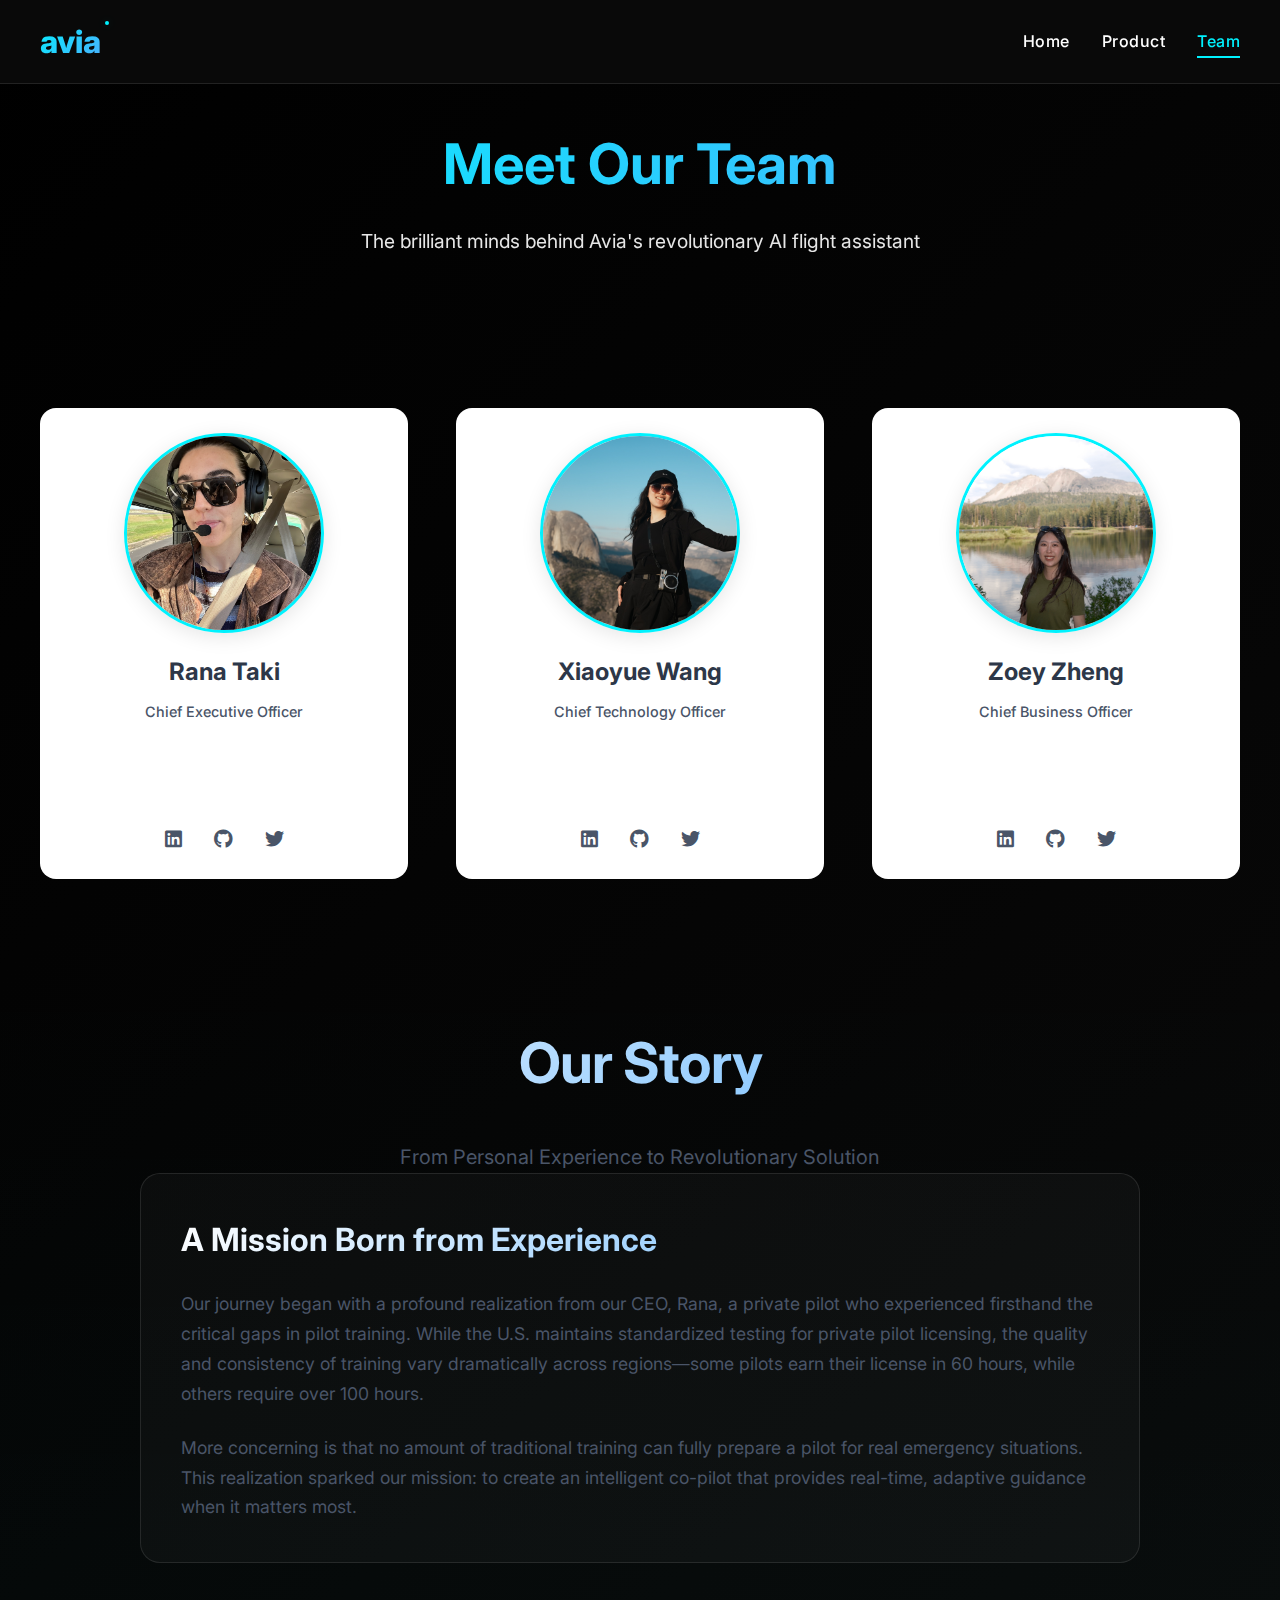
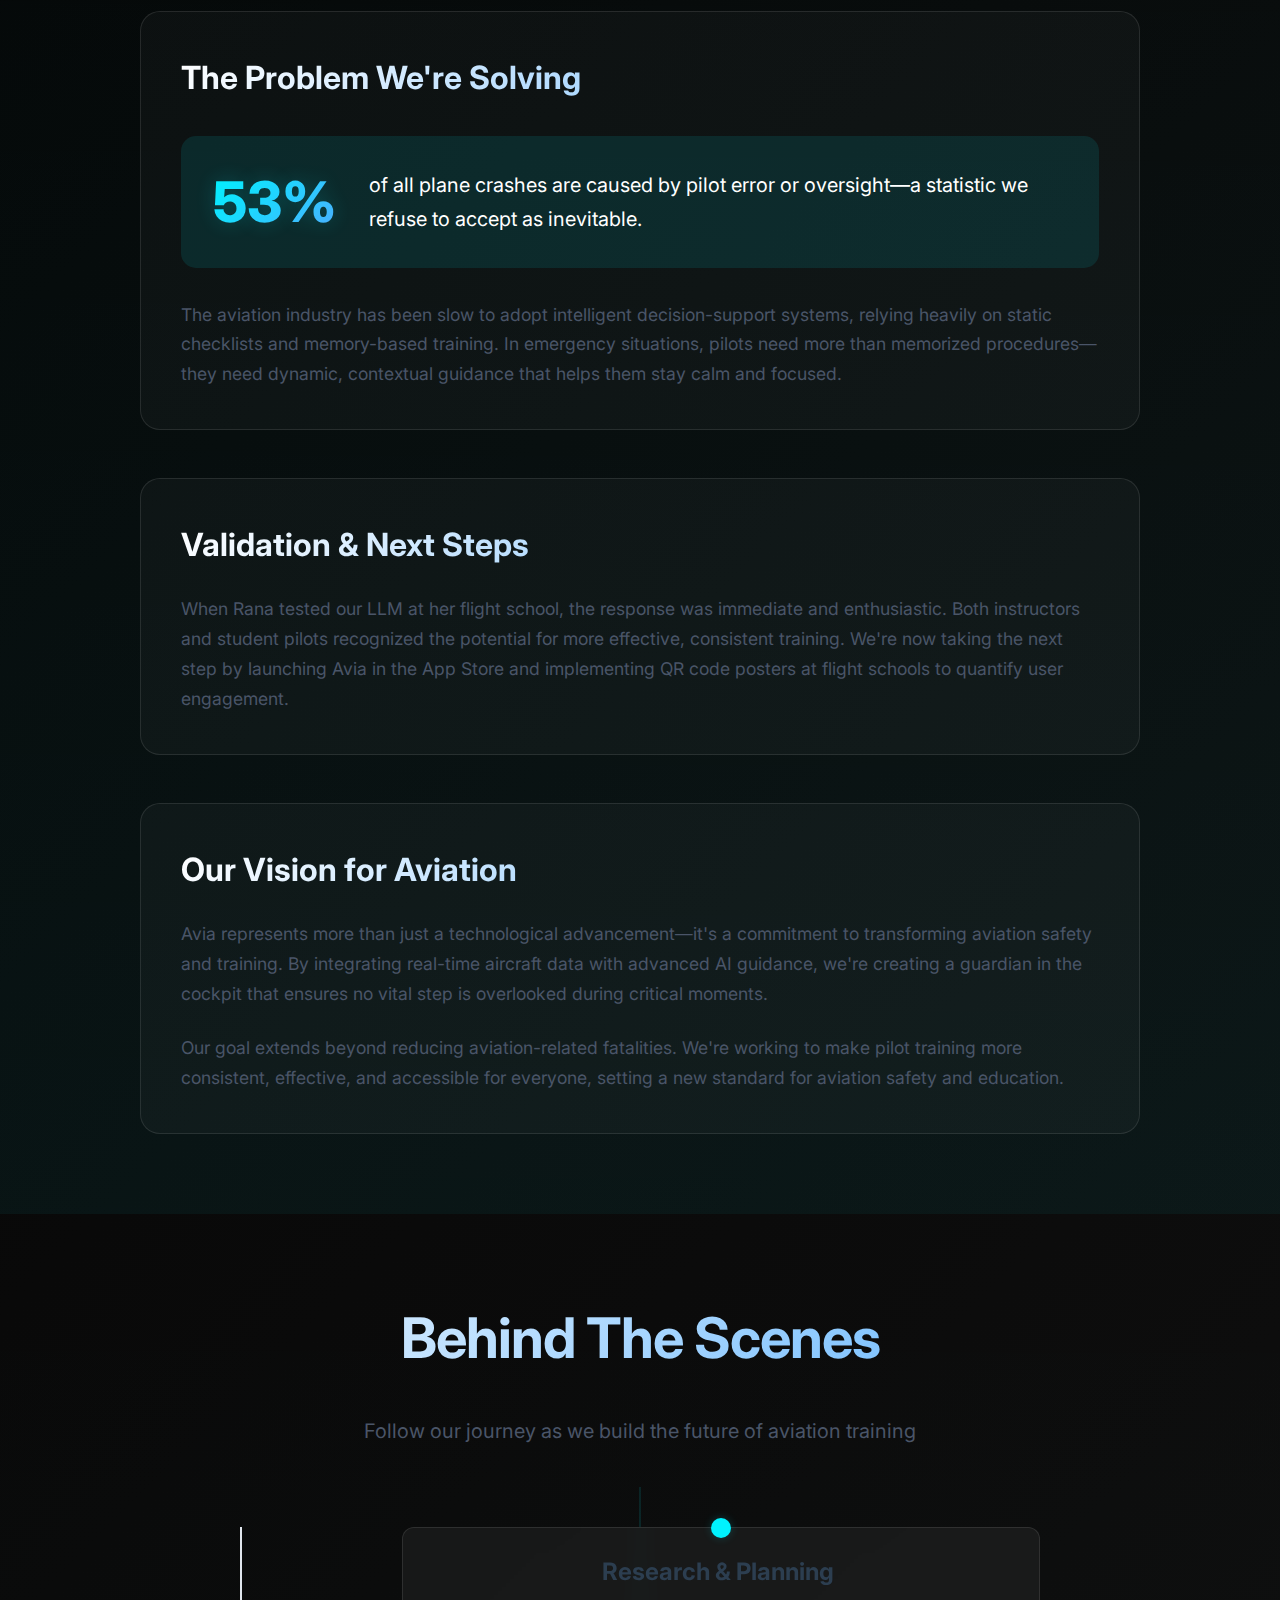
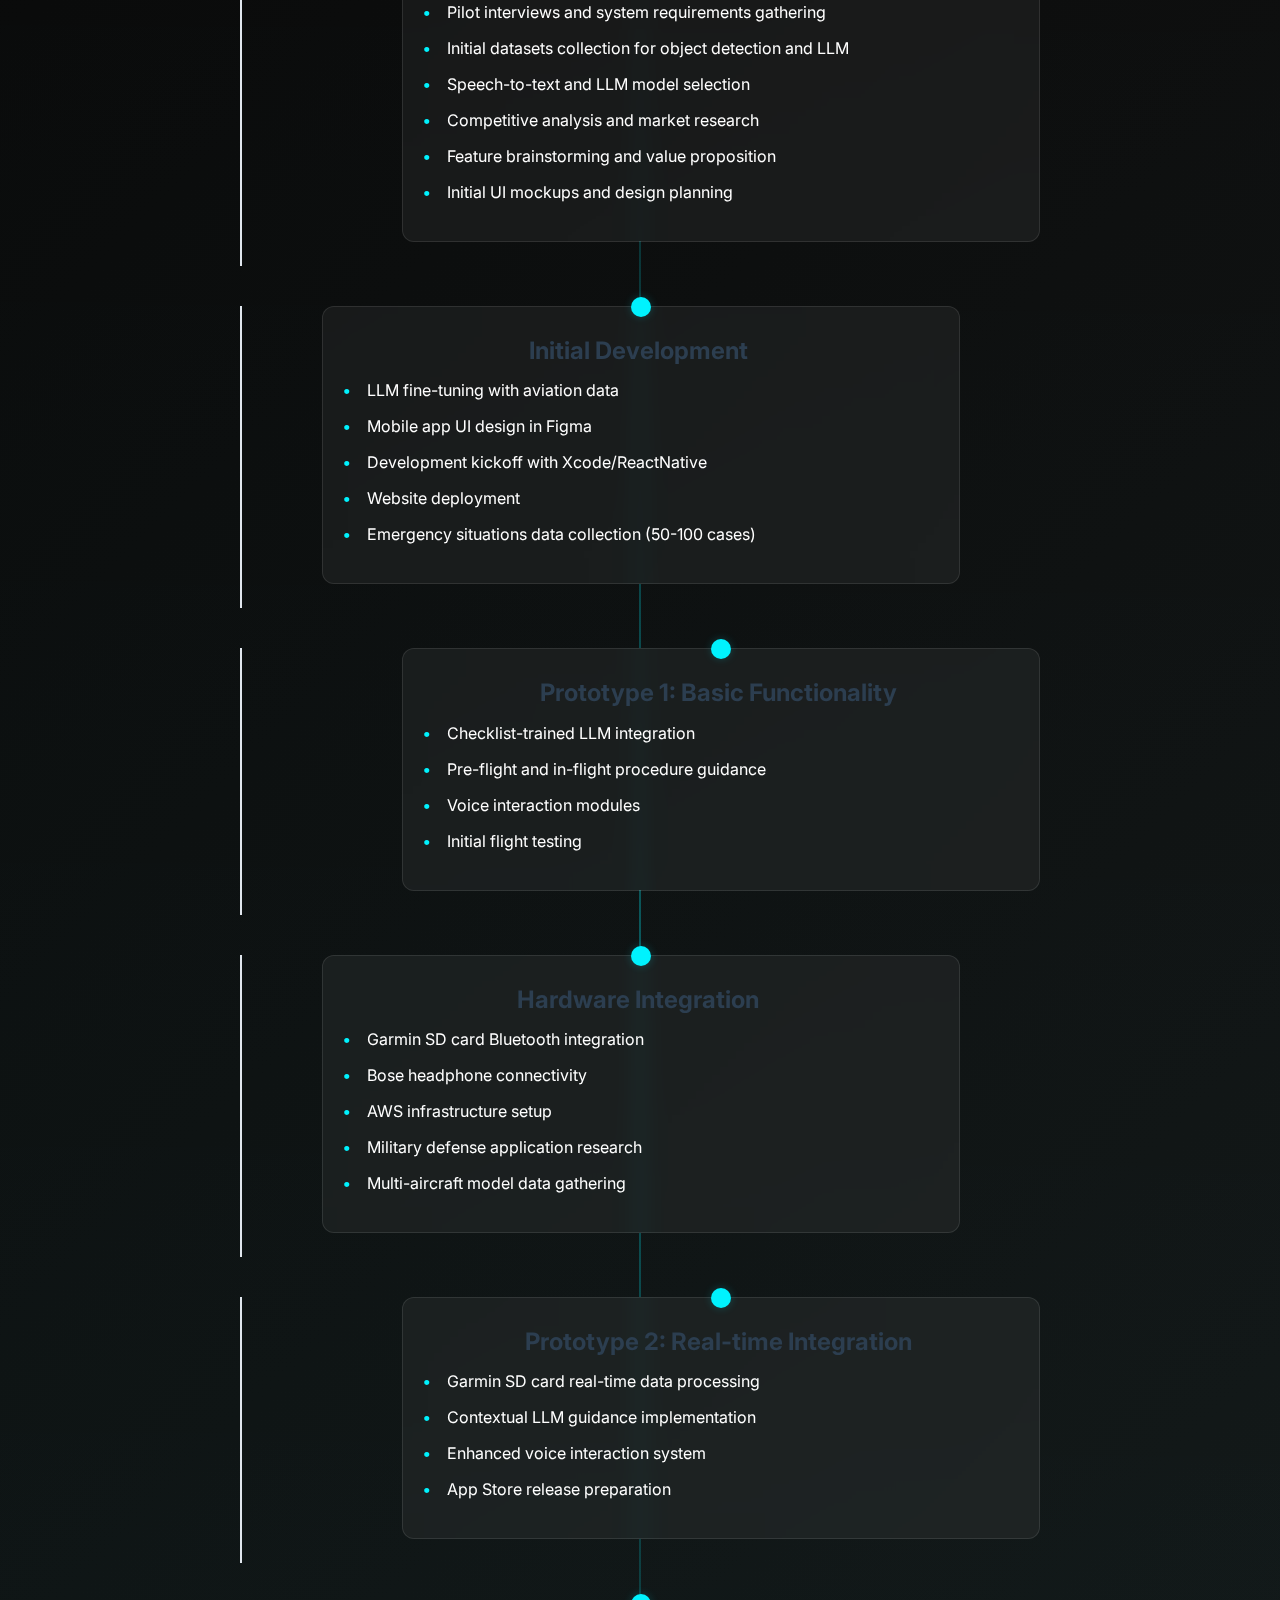
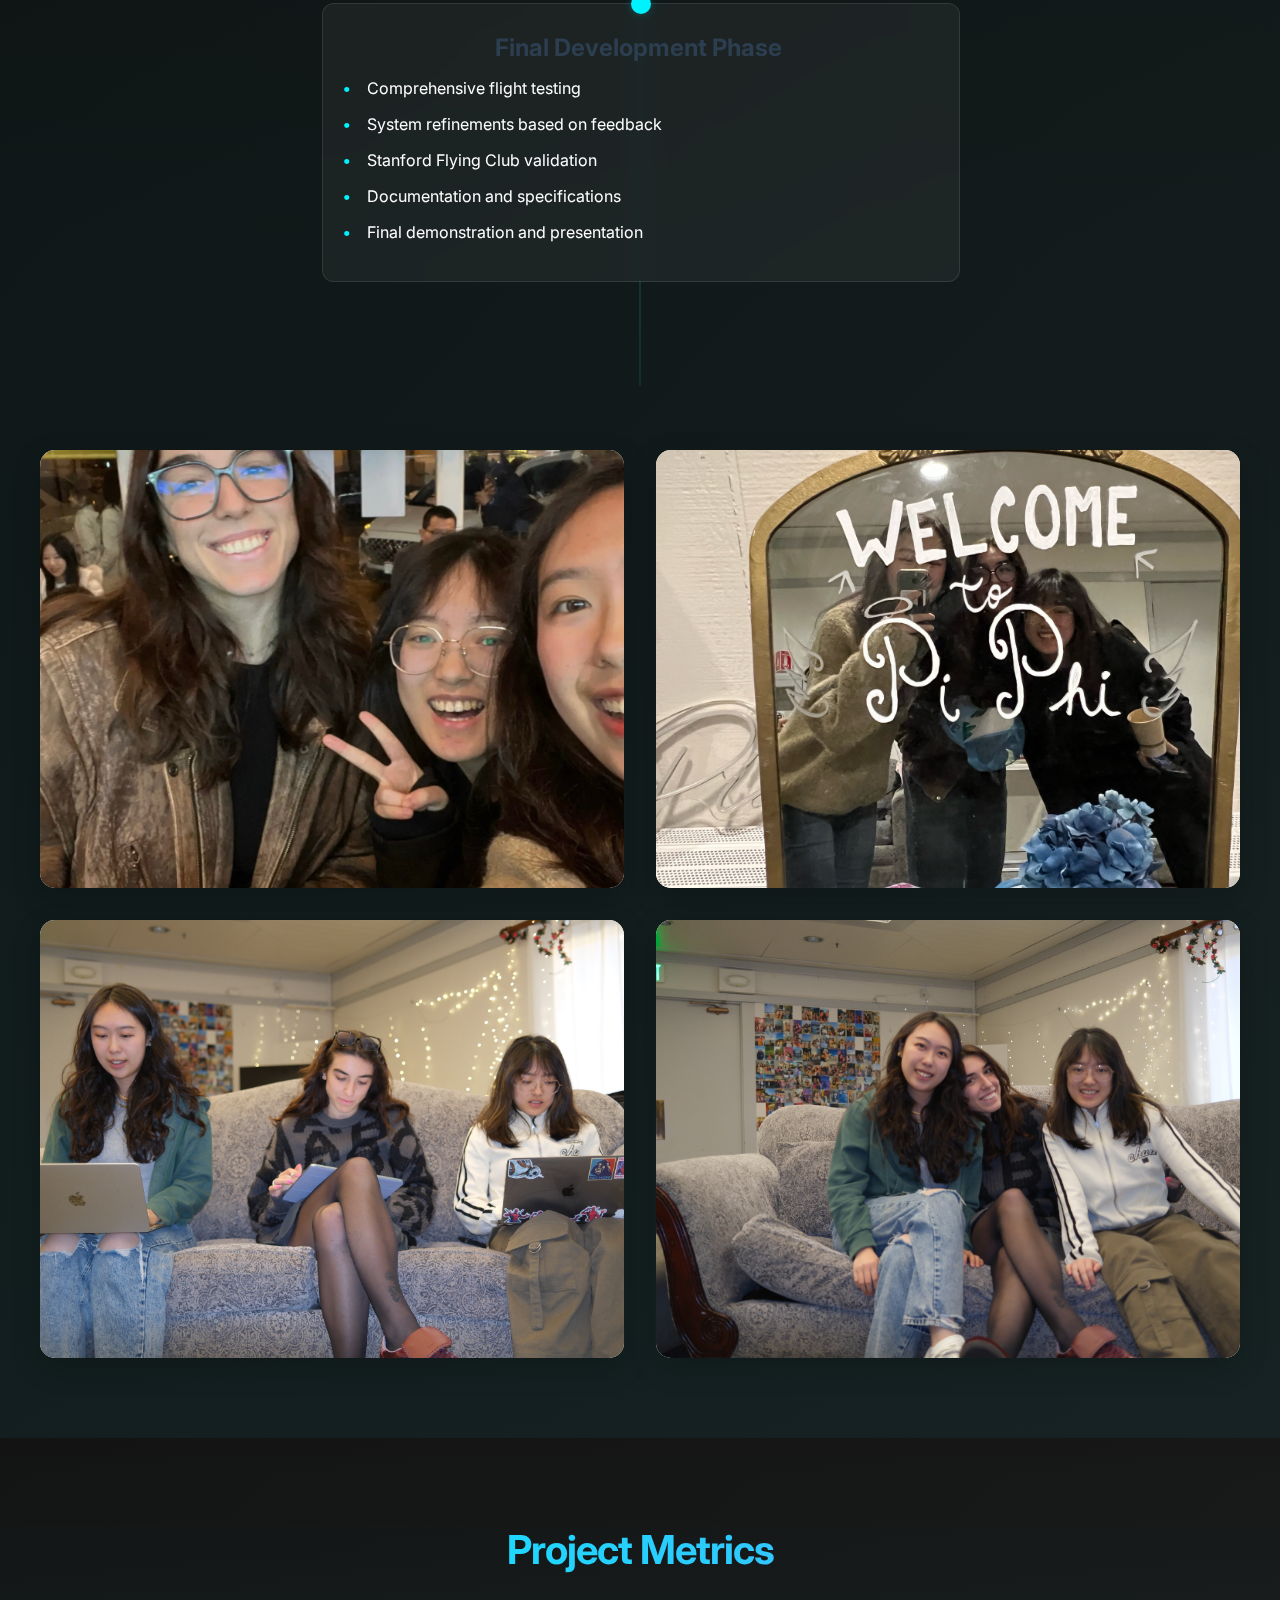
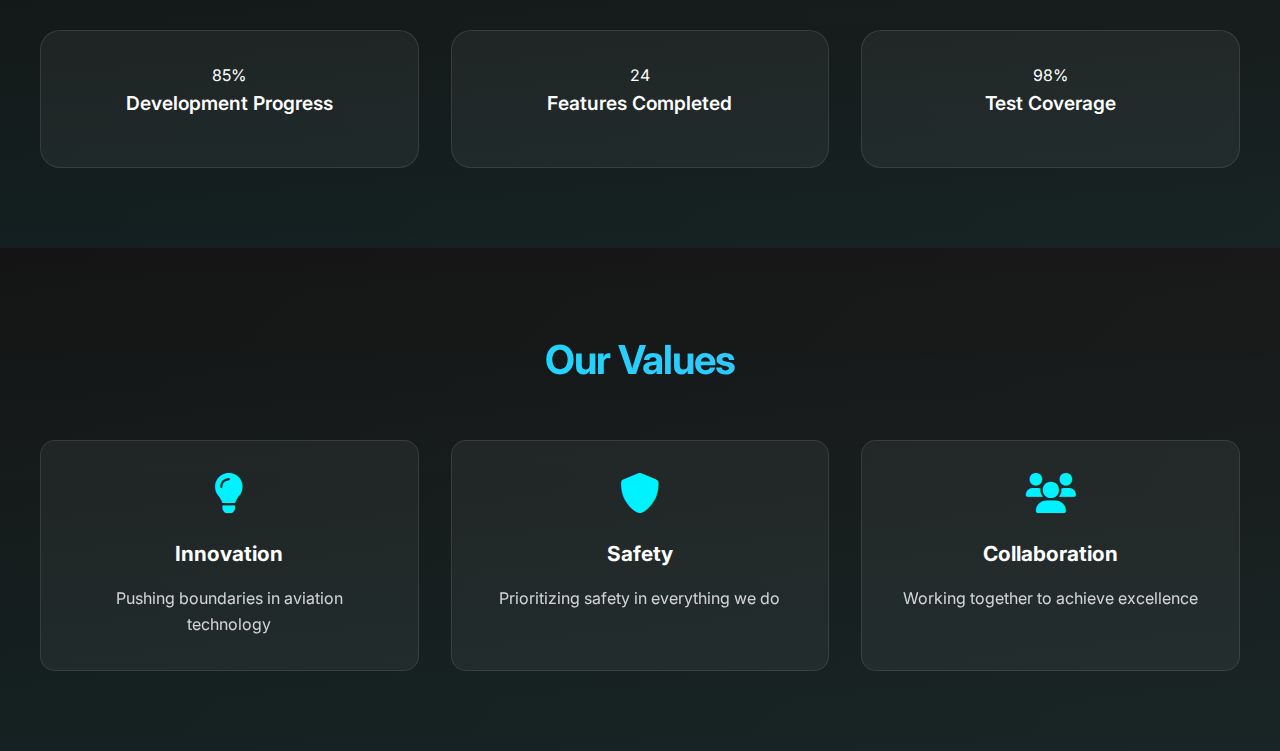
<file: team.html>
<!DOCTYPE html>
<html lang="en">
<head>
    <meta charset="UTF-8">
    <meta name="viewport" content="width=device-width, initial-scale=1.0">
    <title>Avia - Our Team</title>
    <link rel="stylesheet" href="styles.css">
    <link rel="stylesheet" href="https://cdnjs.cloudflare.com/ajax/libs/font-awesome/6.0.0/css/all.min.css">
    <link href="https://fonts.googleapis.com/css2?family=Inter:wght@400;500;600;700;800&display=swap" rel="stylesheet">
</head>
<body>
    <nav>
        <div class="container">
            <div class="logo">avia<span class="logo-dot"></span></div>
            <div class="nav-links">
                <a href="index.html">Home</a>
                <a href="product.html">Product</a>
                <a href="team.html" class="active">Team</a>
            </div>
            <button class="mobile-menu-btn">
                <span></span>
                <span></span>
                <span></span>
            </button>
        </div>
    </nav>

    <main class="team-page">
        <section class="team-hero">
            <div class="container">
                <h1>Meet Our Team</h1>
                <p class="subtitle">The brilliant minds behind Avia's revolutionary AI flight assistant</p>
            </div>
        </section>

        <section class="team-members">
            <div class="container">
                <div class="team-grid">
                    <div class="team-member">
                        <div class="member-image">
                            <img src="assets/profiles/rana.jpg" alt="Rana Taki">
                        </div>
                        <div class="member-info">
                            <h3>Rana Taki</h3>
                            <span class="role">Chief Executive Officer</span>
                            <p>Leading Avia's vision and strategy to revolutionize aviation safety through AI innovation.</p>
                            <div class="social-links">
                                <a href="https://www.linkedin.com/in/rana-taki-76725b192/" target="_blank"><i class="fab fa-linkedin"></i></a>
                                <a href="https://github.com/ranataki" target="_blank"><i class="fab fa-github"></i></a>
                                <a href="#" target="_blank"><i class="fab fa-twitter"></i></a>
                            </div>
                        </div>
                    </div>

                    <div class="team-member">
                        <div class="member-image">
                            <img src="assets/profiles/xiaoyue.jpg" alt="Xiaoyue Wang">
                        </div>
                        <div class="member-info">
                            <h3>Xiaoyue Wang</h3>
                            <span class="role">Chief Technology Officer</span>
                            <p>Architecting Avia's cutting-edge AI technology and leading technical innovation.</p>
                            <div class="social-links">
                                <a href="https://www.linkedin.com/in/xiaoyue-wang-611029232/" target="_blank"><i class="fab fa-linkedin"></i></a>
                                <a href="https://github.com/DPWXY" target="_blank"><i class="fab fa-github"></i></a>
                                <a href="#" target="_blank"><i class="fab fa-twitter"></i></a>
                            </div>
                        </div>
                    </div>

                    <div class="team-member">
                        <div class="member-image">
                            <img src="assets/profiles/zoey.jpg" alt="Zoey Zheng">
                        </div>
                        <div class="member-info">
                            <h3>Zoey Zheng</h3>
                            <span class="role">Chief Business Officer</span>
                            <p>Driving Avia's business development and strategic partnerships to expand our reach.</p>
                            <div class="social-links">
                                <a href="https://www.linkedin.com/in/zoey-zheng-stanford/" target="_blank"><i class="fab fa-linkedin"></i></a>
                                <a href="https://github.com/zoeyyyzheng" target="_blank"><i class="fab fa-github"></i></a>
                                <a href="#" target="_blank"><i class="fab fa-twitter"></i></a>
                            </div>
                        </div>
                    </div>
                </div>
            </div>
        </section>

        <section class="team-story">
            <div class="container">
                <h2>Our Story</h2>
                <p class="section-description">From Personal Experience to Revolutionary Solution</p>
                
                <div class="story-content">
                    <div class="origin-story">
                        <h3>A Mission Born from Experience</h3>
                        <p>Our journey began with a profound realization from our CEO, Rana, a private pilot who experienced firsthand the critical gaps in pilot training. While the U.S. maintains standardized testing for private pilot licensing, the quality and consistency of training vary dramatically across regions—some pilots earn their license in 60 hours, while others require over 100 hours.</p>
                        <p>More concerning is that no amount of traditional training can fully prepare a pilot for real emergency situations. This realization sparked our mission: to create an intelligent co-pilot that provides real-time, adaptive guidance when it matters most.</p>
                    </div>

                    <div class="problem-validation">
                        <h3>The Problem We're Solving</h3>
                        <div class="stat-highlight">
                            <span class="stat-number">53%</span>
                            <p>of all plane crashes are caused by pilot error or oversight—a statistic we refuse to accept as inevitable.</p>
                        </div>
                        <p>The aviation industry has been slow to adopt intelligent decision-support systems, relying heavily on static checklists and memory-based training. In emergency situations, pilots need more than memorized procedures—they need dynamic, contextual guidance that helps them stay calm and focused.</p>
                    </div>

                    <div class="market-validation">
                        <h3>Validation & Next Steps</h3>
                        <p>When Rana tested our LLM at her flight school, the response was immediate and enthusiastic. Both instructors and student pilots recognized the potential for more effective, consistent training. We're now taking the next step by launching Avia in the App Store and implementing QR code posters at flight schools to quantify user engagement.</p>
                    </div>

                    <div class="vision-impact">
                        <h3>Our Vision for Aviation</h3>
                        <p>Avia represents more than just a technological advancement—it's a commitment to transforming aviation safety and training. By integrating real-time aircraft data with advanced AI guidance, we're creating a guardian in the cockpit that ensures no vital step is overlooked during critical moments.</p>
                        <p>Our goal extends beyond reducing aviation-related fatalities. We're working to make pilot training more consistent, effective, and accessible for everyone, setting a new standard for aviation safety and education.</p>
                    </div>
                </div>
            </div>
        </section>

        <section class="project-timeline">
            <div class="container">
                <h2>Behind The Scenes</h2>
                <p class="section-description">Follow our journey as we build the future of aviation training</p>
                <div class="timeline-wrapper">
                    <div class="timeline">
                        <div class="timeline-item">
                            <div class="timeline-content">
                                <h3>Research & Planning</h3>
                                <ul class="timeline-list">
                                    <li>Pilot interviews and system requirements gathering</li>
                                    <li>Initial datasets collection for object detection and LLM</li>
                                    <li>Speech-to-text and LLM model selection</li>
                                    <li>Competitive analysis and market research</li>
                                    <li>Feature brainstorming and value proposition</li>
                                    <li>Initial UI mockups and design planning</li>
                                </ul>
                            </div>
                        </div>

                        <div class="timeline-item">
                            <div class="timeline-content">
                                <h3>Initial Development</h3>
                                <ul class="timeline-list">
                                    <li>LLM fine-tuning with aviation data</li>
                                    <li>Mobile app UI design in Figma</li>
                                    <li>Development kickoff with Xcode/ReactNative</li>
                                    <li>Website deployment</li>
                                    <li>Emergency situations data collection (50-100 cases)</li>
                                </ul>
                            </div>
                        </div>

                        <div class="timeline-item">
                            <div class="timeline-content">
                                <h3>Prototype 1: Basic Functionality</h3>
                                <ul class="timeline-list">
                                    <li>Checklist-trained LLM integration</li>
                                    <li>Pre-flight and in-flight procedure guidance</li>
                                    <li>Voice interaction modules</li>
                                    <li>Initial flight testing</li>
                                </ul>
                            </div>
                        </div>

                        <div class="timeline-item">
                            <div class="timeline-content">
                                <h3>Hardware Integration</h3>
                                <ul class="timeline-list">
                                    <li>Garmin SD card Bluetooth integration</li>
                                    <li>Bose headphone connectivity</li>
                                    <li>AWS infrastructure setup</li>
                                    <li>Military defense application research</li>
                                    <li>Multi-aircraft model data gathering</li>
                                </ul>
                            </div>
                        </div>

                        <div class="timeline-item">
                            <div class="timeline-content">
                                <h3>Prototype 2: Real-time Integration</h3>
                                <ul class="timeline-list">
                                    <li>Garmin SD card real-time data processing</li>
                                    <li>Contextual LLM guidance implementation</li>
                                    <li>Enhanced voice interaction system</li>
                                    <li>App Store release preparation</li>
                                </ul>
                            </div>
                        </div>

                        <div class="timeline-item">
                            <div class="timeline-content">
                                <h3>Final Development Phase</h3>
                                <ul class="timeline-list">
                                    <li>Comprehensive flight testing</li>
                                    <li>System refinements based on feedback</li>
                                    <li>Stanford Flying Club validation</li>
                                    <li>Documentation and specifications</li>
                                    <li>Final demonstration and presentation</li>
                                </ul>
                            </div>
                        </div>
                    </div>
                </div>
                
                <div class="gallery-section">
                    <div class="gallery-grid">
                        <div class="gallery-item">
                            <div class="gallery-content">
                                <img src="assets/bts/working-1.jpg" alt="Team working together">
                                <div class="gallery-overlay">
                                    <h4>Team Collaboration</h4>
                                    <p>Brainstorming session for AI integration</p>
                                </div>
                            </div>
                        </div>
                        <div class="gallery-item">
                            <div class="gallery-content">
                                <img src="assets/bts/working-2.jpg" alt="Design discussion">
                                <div class="gallery-overlay">
                                    <h4>Design Discussion</h4>
                                    <p>UI/UX planning for pilot interface</p>
                                </div>
                            </div>
                        </div>
                        <div class="gallery-item">
                            <div class="gallery-content">
                                <img src="assets/bts/working-3.jpg" alt="Project planning">
                                <div class="gallery-overlay">
                                    <h4>Project Planning</h4>
                                    <p>Mapping out system architecture</p>
                                </div>
                            </div>
                        </div>
                        <div class="gallery-item">
                            <div class="gallery-content">
                                <img src="assets/bts/working-4.jpg" alt="Development session">
                                <div class="gallery-overlay">
                                    <h4>Development</h4>
                                    <p>Fine-tuning our LLM models</p>
                                </div>
                            </div>
                        </div>
                    </div>
                </div>
            </div>
        </section>

        <section class="project-metrics">
            <div class="container">
                <h2>Project Metrics</h2>
                <div class="metrics-grid">
                    <div class="metric-card">
                        <div class="metric-value">85%</div>
                        <div class="metric-label">Development Progress</div>
                    </div>
                    <div class="metric-card">
                        <div class="metric-value">24</div>
                        <div class="metric-label">Features Completed</div>
                    </div>
                    <div class="metric-card">
                        <div class="metric-value">98%</div>
                        <div class="metric-label">Test Coverage</div>
                    </div>
                </div>
            </div>
        </section>

        <section class="team-values">
            <div class="container">
                <h2>Our Values</h2>
                <div class="values-grid">
                    <div class="value-card">
                        <i class="fas fa-lightbulb"></i>
                        <h3>Innovation</h3>
                        <p>Pushing boundaries in aviation technology</p>
                    </div>
                    <div class="value-card">
                        <i class="fas fa-shield-alt"></i>
                        <h3>Safety</h3>
                        <p>Prioritizing safety in everything we do</p>
                    </div>
                    <div class="value-card">
                        <i class="fas fa-users"></i>
                        <h3>Collaboration</h3>
                        <p>Working together to achieve excellence</p>
                    </div>
                </div>
            </div>
        </section>
    </main>

    <script src="script.js"></script>
</body>
</html>
</file>
<file: styles.css>
/* Modern CSS Reset */
* {
    margin: 0;
    padding: 0;
    box-sizing: border-box;
}

/* Variables */
:root {
    --background: #0a0a0a;
    --text-color: #ffffff;
    --text-secondary: #a0a0a0;
    --accent: #00F2FE;
    --gradient-start: #00F2FE;
    --gradient-end: #4FACFE;
    --accent-glow: rgba(0, 242, 254, 0.2);
    --light-text: #94a3b8;
    --section-bg: #0f172a;
    --background-color: #f8f9fa;
    --surface-color: white;
    --surface-color-alt: #ebf8ff;
    --text-primary: #2d3748;
    --text-secondary: #4a5568;
    --accent-color: #4299e1;
}

/* Base Styles */
html {
    scroll-behavior: smooth;
}

body {
    font-family: 'Inter', sans-serif;
    background: var(--background);
    color: #fff;
    line-height: 1.6;
    overflow-x: hidden;
}

.container {
    max-width: 1500px;
    margin: 0 auto;
    padding: 0 40px;
}

/* Navigation */
nav {
    position: fixed;
    top: 0;
    left: 0;
    right: 0;
    padding: 1.5rem 0;
    background: rgba(10, 10, 10, 0.95);
    backdrop-filter: blur(10px);
    border-bottom: 1px solid rgba(255, 255, 255, 0.1);
    z-index: 1000;
}

.nav-links {
    display: flex;
    align-items: center;
    gap: 2rem;
}

nav .container {
    display: flex;
    justify-content: space-between;
    align-items: center;
}

.logo {
    font-size: 2rem;
    font-weight: 800;
    background: linear-gradient(135deg, var(--gradient-start), var(--gradient-end));
    -webkit-background-clip: text;
    background-clip: text;
    -webkit-text-fill-color: transparent;
    position: relative;
}

.logo-dot {
    position: absolute;
    width: 4px;
    height: 4px;
    background: var(--gradient-start);
    border-radius: 50%;
    top: 5px;
    right: -8px;
    box-shadow: 0 0 10px var(--accent-glow);
}

nav a {
    color: var(--text-color);
    text-decoration: none;
    font-weight: 500;
    transition: color 0.3s ease;
    font-size: 1rem;
    letter-spacing: 0.5px;
}

nav a:hover {
    color: var(--accent);
}

/* Navigation Styles */
nav {
    position: fixed;
    top: 0;
    left: 0;
    right: 0;
    background: rgba(10, 10, 10, 0.95);
    backdrop-filter: blur(10px);
    z-index: 1000;
    padding: 1rem 0;
    border-bottom: 1px solid rgba(255, 255, 255, 0.1);
}

.nav-links {
    display: flex;
    align-items: center;
    gap: 2rem;
}

.nav-links a {
    color: var(--text-color);
    text-decoration: none;
    font-weight: 500;
    transition: color 0.3s ease;
    position: relative;
    font-size: 1rem;
    letter-spacing: 0.5px;
}

.nav-links a:hover,
.nav-links a.active {
    color: var(--accent);
}

.nav-links a::after {
    content: '';
    position: absolute;
    bottom: -4px;
    left: 0;
    width: 0;
    height: 2px;
    background: var(--gradient-start);
    transition: width 0.3s ease;
}

.nav-links a:hover::after,
.nav-links a.active::after {
    width: 100%;
}

.auth-buttons {
    margin-left: auto;
    display: flex;
    gap: 1rem;
}

.login-btn, .signup-btn {
    padding: 0.5rem 1.5rem;
    border-radius: 8px;
    font-weight: 600;
    transition: all 0.3s ease;
    text-decoration: none;
}

.login-btn {
    color: var(--accent);
    border: 1px solid var(--accent);
    background: transparent;
}

.signup-btn {
    background: var(--accent);
    color: var(--background);
    border: 1px solid var(--accent);
}

.login-btn:hover {
    background: rgba(0, 242, 254, 0.1);
}

.signup-btn:hover {
    background: transparent;
    color: var(--accent);
}

.mobile-menu-btn {
    display: none;
    background: none;
    border: none;
    cursor: pointer;
    padding: 0.5rem;
}

.mobile-menu-btn span {
    display: block;
    width: 25px;
    height: 2px;
    background: var(--text-color);
    margin: 5px 0;
    transition: all 0.3s ease;
}

@media (max-width: 768px) {
    .mobile-menu-btn {
        display: block;
    }

    .nav-links {
        display: none;
        position: absolute;
        top: 100%;
        left: 0;
        right: 0;
        background: var(--background);
        padding: 1rem;
        flex-direction: column;
        align-items: flex-start;
        border-bottom: 1px solid rgba(255, 255, 255, 0.1);
    }

    .nav-links.active {
        display: flex;
    }

    .auth-buttons {
        margin: 1rem 0;
        width: 100%;
        justify-content: center;
    }
}

/* Hero Section */
.hero {
    min-height: 100vh;
    display: flex;
    align-items: center;
    position: relative;
    overflow: hidden;
    padding: 100px 0;
}

.hero::before {
    content: '';
    position: absolute;
    top: 0;
    left: 0;
    right: 0;
    bottom: 0;
    background: 
        linear-gradient(rgba(10, 15, 29, 0.8), rgba(10, 15, 29, 0.8)),
        url('https://images.unsplash.com/photo-1436891620584-47fd0e565afb?ixlib=rb-1.2.1&auto=format&fit=crop&w=2850&q=80') no-repeat center center;
    background-size: cover;
    z-index: 0;
}

.grid-overlay {
    position: absolute;
    top: 0;
    left: 0;
    right: 0;
    bottom: 0;
    background: 
        linear-gradient(90deg, rgba(0, 242, 254, 0.03) 1px, transparent 1px),
        linear-gradient(0deg, rgba(0, 242, 254, 0.03) 1px, transparent 1px);
    background-size: 30px 30px;
    transform: perspective(500px) rotateX(60deg);
    transform-origin: center top;
    animation: grid 20s linear infinite;
}

@keyframes grid {
    0% { background-position: 0 0; }
    100% { background-position: 30px 30px; }
}

.hero-content {
    position: relative;
    z-index: 2;
    max-width: 800px;
}

.badge {
    display: inline-block;
    padding: 0.5rem 1rem;
    background: rgba(0, 242, 254, 0.1);
    border: 1px solid rgba(0, 242, 254, 0.2);
    border-radius: 50px;
    font-size: 0.875rem;
    font-weight: 500;
    color: var(--gradient-start);
    margin-bottom: 2rem;
    text-transform: uppercase;
    letter-spacing: 1px;
}

.hero h1 {
    font-size: 5.5rem;
    font-weight: 800;
    line-height: 1.1;
    margin-bottom: 1.5rem;
    background: linear-gradient(135deg, #fff 0%, var(--gradient-end) 100%);
    -webkit-background-clip: text;
    background-clip: text;
    -webkit-text-fill-color: transparent;
    letter-spacing: -2px;
    text-shadow: 0 0 30px var(--accent-glow);
}

.hero .subtitle {
    font-size: 1.5rem;
    margin-bottom: 2.5rem;
    max-width: 600px;
    color: #e2e8f0;
    font-weight: 400;
    text-shadow: 0 2px 4px rgba(0,0,0,0.3);
}

/* Stats Section */
.cta-group {
    display: flex;
    align-items: center;
    gap: 3rem;
}

.stats {
    display: flex;
    gap: 2rem;
    border-left: 1px solid rgba(0, 242, 254, 0.2);
    padding-left: 3rem;
}

.stat {
    text-align: left;
}

.stat-number {
    display: block;
    font-size: 2.5rem;
    font-weight: 800;
    background: linear-gradient(135deg, var(--gradient-start), var(--gradient-end));
    -webkit-background-clip: text;
    background-clip: text;
    -webkit-text-fill-color: transparent;
    text-shadow: 0 0 20px var(--accent-glow);
}

.stat-label {
    font-size: 0.875rem;
    color: #94a3b8;
    text-transform: uppercase;
    letter-spacing: 1px;
}

/* Floating Elements */
.floating-elements {
    position: absolute;
    top: 0;
    left: 0;
    right: 0;
    bottom: 0;
    pointer-events: none;
    z-index: 1;
    will-change: transform;
}

.floating-element {
    position: absolute;
    border-radius: 50%;
    background: linear-gradient(135deg, var(--gradient-start), var(--gradient-end));
    opacity: 0.1;
    filter: blur(50px);
}

.element-1 {
    width: 600px;
    height: 600px;
    top: -200px;
    right: -200px;
    animation: float 20s ease-in-out infinite;
}

.element-2 {
    width: 400px;
    height: 400px;
    bottom: -100px;
    left: -100px;
    animation: float 15s ease-in-out infinite reverse;
}

@keyframes float {
    0%, 100% { transform: translate(0, 0); }
    50% { transform: translate(50px, -50px); }
}

/* Buttons */
.cta-button {
    display: inline-block;
    background: linear-gradient(135deg, rgba(0, 242, 254, 0.1), rgba(79, 172, 254, 0.1));
    color: white;
    padding: 1.2rem 3rem;
    border-radius: 50px;
    text-decoration: none;
    font-weight: 600;
    transition: all 0.3s ease;
    border: 1px solid rgba(0, 242, 254, 0.3);
    cursor: pointer;
    backdrop-filter: blur(10px);
    position: relative;
    overflow: hidden;
    will-change: transform, background-color;
}

.cta-button::before {
    content: '';
    position: absolute;
    top: 0;
    left: -100%;
    width: 100%;
    height: 100%;
    background: linear-gradient(
        90deg,
        transparent,
        rgba(255, 255, 255, 0.2),
        transparent
    );
    transition: 0.5s;
}

.cta-button:hover {
    transform: translateY(-2px);
    border-color: var(--gradient-start);
    box-shadow: 
        0 0 30px var(--accent-glow),
        0 0 60px rgba(0, 242, 254, 0.2);
}

.cta-button:hover::before {
    left: 100%;
}

/* Features Section */
.features {
    padding: 150px 0;
    position: relative;
    background: linear-gradient(rgba(10, 15, 29, 0.9), rgba(10, 15, 29, 0.95));
}

.feature-grid {
    display: grid;
    grid-template-columns: repeat(auto-fit, minmax(300px, 1fr));
    gap: 2rem;
    margin-top: 4rem;
}

.feature-card {
    background: rgba(255, 255, 255, 0.03);
    padding: 3rem;
    border-radius: 20px;
    backdrop-filter: blur(10px);
    border: 1px solid rgba(0, 242, 254, 0.1);
    transition: transform 0.3s ease;
    position: relative;
    overflow: hidden;
    will-change: transform;
}

.feature-badge {
    position: absolute;
    top: 1.5rem;
    right: 1.5rem;
    padding: 0.25rem 0.75rem;
    background: rgba(0, 242, 254, 0.1);
    border: 1px solid rgba(0, 242, 254, 0.2);
    border-radius: 20px;
    font-size: 0.75rem;
    color: var(--gradient-start);
    text-transform: uppercase;
    letter-spacing: 1px;
}

.feature-card::before {
    content: '';
    position: absolute;
    top: 0;
    left: 0;
    right: 0;
    height: 1px;
    background: linear-gradient(90deg, transparent, var(--gradient-start), transparent);
}

.feature-card:hover {
    transform: translateY(-5px);
    border-color: var(--gradient-start);
    box-shadow: 
        0 20px 40px rgba(0, 242, 254, 0.1),
        0 0 30px rgba(0, 242, 254, 0.2);
}

.feature-icon {
    font-size: 2.5rem;
    margin-bottom: 2rem;
    background: linear-gradient(135deg, var(--gradient-start), var(--gradient-end));
    -webkit-background-clip: text;
    background-clip: text;
    -webkit-text-fill-color: transparent;
    position: relative;
}

.feature-icon::after {
    content: '';
    position: absolute;
    width: 30px;
    height: 30px;
    background: radial-gradient(circle, rgba(0, 242, 254, 0.2) 0%, transparent 70%);
    border-radius: 50%;
    top: 50%;
    left: 50%;
    transform: translate(-50%, -50%);
    z-index: -1;
}

.feature-card h3 {
    font-size: 1.5rem;
    margin-bottom: 1rem;
    color: #fff;
}

.feature-card p {
    color: #94a3b8;
    font-size: 1.1rem;
    line-height: 1.7;
}

/* About Section */
.about {
    padding: 150px 0;
    text-align: center;
    background: var(--background);
    position: relative;
    overflow: hidden;
}

.about p {
    max-width: 800px;
    margin: 0 auto 4rem;
    font-size: 1.25rem;
    color: #e2e8f0;
}

/* Tech Specs */
.tech-specs {
    display: flex;
    justify-content: center;
    gap: 4rem;
    margin-top: 4rem;
}

.spec {
    text-align: center;
}

.spec-label {
    display: block;
    font-size: 0.875rem;
    color: #94a3b8;
    text-transform: uppercase;
    letter-spacing: 1px;
    margin-bottom: 0.5rem;
}

.spec-value {
    display: block;
    font-size: 2rem;
    font-weight: 800;
    background: linear-gradient(135deg, var(--gradient-start), var(--gradient-end));
    -webkit-background-clip: text;
    background-clip: text;
    -webkit-text-fill-color: transparent;
    text-shadow: 0 0 20px var(--accent-glow);
}

/* Contact Section */
.contact {
    padding: 150px 0;
    text-align: center;
    background: linear-gradient(rgba(10, 15, 29, 0.9), rgba(10, 15, 29, 0.95));
}

.contact p {
    max-width: 600px;
    margin: 0 auto 3rem;
    color: #e2e8f0;
    font-size: 1.25rem;
}

.signup-form {
    max-width: 500px;
    margin: 0 auto;
    display: flex;
    gap: 1rem;
}

.signup-form input {
    flex: 1;
    padding: 1.2rem 1.5rem;
    border-radius: 50px;
    border: 1px solid rgba(0, 242, 254, 0.2);
    background: rgba(255, 255, 255, 0.03);
    color: #fff;
    font-size: 1rem;
    transition: all 0.3s ease;
}

.signup-form input:focus {
    outline: none;
    border-color: var(--gradient-start);
    box-shadow: 0 0 20px var(--accent-glow);
}

.form-note {
    margin-top: 1.5rem;
    font-size: 0.875rem;
    color: var(--gradient-start);
    text-transform: uppercase;
}

/* About Page Styles */
.about-hero {
    padding: 120px 0 80px;
    min-height: 100vh;
    display: flex;
    align-items: center;
}

.about-hero .section-title {
    text-align: center;
    font-size: 2.5rem;
    color: #fff;
    margin-bottom: 3rem;
    background: linear-gradient(to right, var(--gradient-start), var(--gradient-end));
    -webkit-background-clip: text;
    background-clip: text;
    -webkit-text-fill-color: transparent;
    font-weight: 700;
}

.about-hero .team-image {
    width: 200px;
    height: 200px;
    margin: 0 auto 1.5rem;
    border-radius: 50%;
    overflow: hidden;
    border: 3px solid var(--gradient-start);
    box-shadow: 0 0 20px var(--accent-glow);
}

.about-hero .team-image img {
    width: 100%;
    height: 100%;
    object-fit: cover;
}

.about-hero .team-card h3 {
    color: #fff;
    font-size: 1.8rem;
    margin-bottom: 0.5rem;
}

.about-hero .team-card .role {
    color: var(--gradient-start);
    font-size: 1.1rem;
    margin-bottom: 1rem;
    font-weight: 500;
}

.about-hero .team-card .bio {
    color: rgba(255, 255, 255, 0.9);
    font-size: 1.05rem;
    line-height: 1.6;
}

.hero .team-grid {
    display: grid;
    grid-template-columns: repeat(3, minmax(350px, 400px));
    gap: 2.5rem;
    margin-top: 2rem;
    padding: 2rem 0;
    justify-content: center;
}

.hero .team-card {
    background: rgba(255, 255, 255, 0.1);
    backdrop-filter: blur(10px);
    border-radius: 1rem;
    padding: 2.5rem;
    width: 100%;
    height: 100%;
    text-align: center;
    transition: transform 0.3s ease;
}

.hero .team-card:hover {
    transform: translateY(-5px);
    background: rgba(255, 255, 255, 0.15);
}

.team-card {
    background: rgba(255, 255, 255, 0.05);
    border-radius: 1rem;
    padding: 2rem;
    text-align: center;
    transition: transform 0.3s ease;
}

.team-card:hover {
    transform: translateY(-5px);
}

.team-image {
    width: 200px;
    height: 200px;
    margin: 0 auto 1.5rem;
    border-radius: 50%;
    overflow: hidden;
    border: 3px solid var(--gradient-start);
}

.team-image img {
    width: 100%;
    height: 100%;
    object-fit: cover;
}

.team-card h3 {
    color: #fff;
    margin-bottom: 0.5rem;
}

.team-card .role {
    color: var(--gradient-start);
    font-size: 0.9rem;
    margin-bottom: 1rem;
}

.team-card .bio {
    color: var(--light-text);
    font-size: 0.95rem;
    line-height: 1.6;
}

.timeline {
    padding: 6rem 0;
}

.timeline-container {
    position: relative;
    max-width: 800px;
    margin: 3rem auto 0;
}

.timeline-container::before {
    content: '';
    position: absolute;
    left: 50%;
    transform: translateX(-50%);
    width: 2px;
    height: 100%;
    background: linear-gradient(to bottom, var(--gradient-start), var(--gradient-end));
}

.timeline-item {
    margin-bottom: 4rem;
    position: relative;
}

.timeline-content {
    background: rgba(255, 255, 255, 0.05);
    border-radius: 1rem;
    padding: 2rem;
    position: relative;
    width: calc(50% - 30px);
    margin-left: auto;
}

.timeline-item:nth-child(even) .timeline-content {
    margin-left: 0;
}

.timeline-date {
    color: var(--gradient-start);
    font-weight: 600;
    margin-bottom: 1rem;
}

.timeline-content h3 {
    color: #fff;
    margin-bottom: 1rem;
}

.timeline-image {
    margin-top: 1.5rem;
    border-radius: 0.5rem;
    overflow: hidden;
}

.timeline-image img {
    width: 100%;
    height: auto;
    display: block;
}

/* Section Headers */
section h2 {
    font-size: 3.5rem;
    margin-bottom: 2rem;
    text-align: center;
    background: linear-gradient(135deg, #fff 0%, var(--gradient-end) 100%);
    -webkit-background-clip: text;
    background-clip: text;
    -webkit-text-fill-color: transparent;
    letter-spacing: -1px;
}

/* Footer */
footer {
    background: var(--background);
    padding: 6rem 0 2rem;
    border-top: 1px solid rgba(0, 242, 254, 0.1);
}

.footer-content {
    display: grid;
    grid-template-columns: repeat(auto-fit, minmax(250px, 1fr));
    gap: 4rem;
    margin-bottom: 4rem;
}

.footer-section h3 {
    font-size: 1.5rem;
    margin-bottom: 1.5rem;
    background: linear-gradient(135deg, var(--gradient-start), var(--gradient-end));
    -webkit-background-clip: text;
    background-clip: text;
    -webkit-text-fill-color: transparent;
    position: relative;
}

.footer-section p {
    color: #94a3b8;
}

.footer-bottom {
    text-align: center;
    padding-top: 2rem;
    border-top: 1px solid rgba(0, 242, 254, 0.1);
    color: #94a3b8;
}

/* Responsive Design */
@media (max-width: 768px) {
    .hero h1 {
        font-size: 3.5rem;
    }
    
    .hero .subtitle {
        font-size: 1.25rem;
    }
    
    .cta-group {
        flex-direction: column;
        align-items: stretch;
    }
    
    .stats {
        border-left: none;
        padding-left: 0;
        justify-content: center;
    }
    
    .signup-form {
        flex-direction: column;
        padding: 0 20px;
    }
    
    .nav-links {
        display: none;
    }
    
    .tech-specs {
        flex-direction: column;
        gap: 2rem;
    }
    
    section h2 {
        font-size: 2.5rem;
    }
}

/* Product Page Styles */
.product-page section {
    padding: 100px 0;
}

.product-page h1,
.product-page h2 {
    font-size: 3.5rem;
    margin-bottom: 3rem;
    background: linear-gradient(to right, var(--gradient-start), var(--gradient-end));
    -webkit-background-clip: text;
    background-clip: text;
    -webkit-text-fill-color: transparent;
}

.challenges, .solution, .how-it-works, .differentiation {
    position: relative;
    overflow: hidden;
}

.challenge-item,
.solution-item,
.workflow-item,
.diff-item {
    background: rgba(255, 255, 255, 0.05);
    border-radius: 20px;
    padding: 2rem;
    margin-bottom: 2rem;
    border: 1px solid rgba(255, 255, 255, 0.1);
    transition: all 0.3s ease;
    display: flex;
    align-items: flex-start;
    gap: 2rem;
}

.challenge-item:hover,
.solution-item:hover,
.workflow-item:hover,
.diff-item:hover {
    transform: translateY(-5px);
    border-color: var(--accent);
    box-shadow: 0 10px 30px rgba(0, 242, 254, 0.1);
}

.number {
    background: var(--accent);
    color: var(--background);
    width: 50px;
    height: 50px;
    border-radius: 50%;
    display: flex;
    align-items: center;
    justify-content: center;
    font-weight: 700;
    font-size: 1.2rem;
    flex-shrink: 0;
}

.content {
    flex-grow: 1;
}

.content h3 {
    color: var(--accent);
    margin-bottom: 0.5rem;
    font-size: 1.5rem;
}

.content p {
    color: var(--text-color);
    font-size: 1.1rem;
    line-height: 1.6;
    margin: 0;
}

.challenges-grid,
.solution-grid,
.workflow-grid,
.diff-grid {
    display: grid;
    gap: 2rem;
    grid-template-columns: repeat(auto-fit, minmax(300px, 1fr));
}

@media (max-width: 768px) {
    .product-page h1,
    .product-page h2 {
        font-size: 2.5rem;
    }

    .challenge-item,
    .solution-item,
    .workflow-item,
    .diff-item {
        flex-direction: column;
        padding: 1.5rem;
        gap: 1rem;
    }

    .content h3 {
        font-size: 1.3rem;
    }

    .content p {
        font-size: 1rem;
    }
}

/* Product Hero Section */
.product-hero {
    min-height: 80vh;
    display: flex;
    align-items: center;
    position: relative;
    padding: 120px 0 60px;
    background: linear-gradient(45deg, rgba(0,0,0,0.9), rgba(10,10,10,0.95));
    overflow: hidden;
}

.product-hero::before {
    content: '';
    position: absolute;
    top: 0;
    left: 0;
    right: 0;
    bottom: 0;
    background: url('path-to-your-background.jpg') center/cover;
    opacity: 0.1;
    z-index: -1;
}

.product-hero .hero-content {
    max-width: 800px;
    margin: 0 auto;
    text-align: center;
}

.product-hero .badge {
    display: inline-block;
    padding: 0.5rem 1rem;
    background: rgba(0, 242, 254, 0.1);
    color: var(--accent);
    border-radius: 20px;
    font-weight: 500;
    margin-bottom: 1.5rem;
    border: 1px solid var(--accent);
}

.product-hero h1 {
    font-size: 4rem;
    margin-bottom: 1.5rem;
    background: linear-gradient(to right, var(--gradient-start), var(--gradient-end));
    -webkit-background-clip: text;
    background-clip: text;
    -webkit-text-fill-color: transparent;
    line-height: 1.2;
}

.product-hero .hero-subtitle {
    font-size: 1.25rem;
    color: var(--text-color);
    margin-bottom: 3rem;
    opacity: 0.9;
}

.hero-stats {
    display: flex;
    justify-content: center;
    gap: 3rem;
    margin-top: 3rem;
}

.hero-stats .stat {
    text-align: center;
}

.hero-stats .stat-number {
    display: block;
    font-size: 2.5rem;
    font-weight: 700;
    color: var(--accent);
    margin-bottom: 0.5rem;
}

.hero-stats .stat-label {
    color: var(--text-color);
    font-size: 1rem;
    opacity: 0.8;
}

/* Enhanced Feature Cards */
.features-grid {
    display: grid;
    grid-template-columns: repeat(auto-fit, minmax(280px, 1fr));
    gap: 2rem;
    margin-top: 3rem;
}

.feature-card {
    background: rgba(255, 255, 255, 0.05);
    border-radius: 20px;
    padding: 2rem;
    border: 1px solid rgba(255, 255, 255, 0.1);
    transition: all 0.3s ease;
}

.feature-card:hover {
    transform: translateY(-5px);
    border-color: var(--accent);
    box-shadow: 0 10px 30px rgba(0, 242, 254, 0.1);
}

.feature-icon {
    width: 60px;
    height: 60px;
    background: rgba(0, 242, 254, 0.1);
    border-radius: 50%;
    display: flex;
    align-items: center;
    justify-content: center;
    margin-bottom: 1.5rem;
}

.feature-icon i {
    font-size: 1.5rem;
    color: var(--accent);
}

.feature-card h3 {
    color: var(--accent);
    margin-bottom: 1rem;
    font-size: 1.5rem;
}

.feature-list {
    list-style: none;
    padding: 0;
    margin: 0;
}

.feature-list li {
    color: var(--text-color);
    margin-bottom: 0.75rem;
    padding-left: 1.5rem;
    position: relative;
    line-height: 1.4;
}

.feature-list li::before {
    content: '→';
    position: absolute;
    left: 0;
    color: var(--accent);
}

@media (max-width: 768px) {
    .product-hero h1 {
        font-size: 2.5rem;
    }

    .product-hero .hero-subtitle {
        font-size: 1.1rem;
    }

    .hero-stats {
        flex-direction: column;
        gap: 1.5rem;
    }

    .features-grid {
        grid-template-columns: 1fr;
    }
}

/* Product Hero Section */
.product-hero {
    min-height: 100vh;
    display: flex;
    align-items: center;
    position: relative;
    padding: 120px 0 60px;
    background: linear-gradient(135deg, #000000, #1a1a1a);
    overflow: hidden;
}

.hero-background {
    position: absolute;
    top: 0;
    left: 0;
    right: 0;
    bottom: 0;
    z-index: 0;
}

.gradient-overlay {
    position: absolute;
    top: 0;
    left: 0;
    right: 0;
    bottom: 0;
    background: linear-gradient(45deg, rgba(0,0,0,0.8), rgba(0,0,0,0.4));
}

.pattern-overlay {
    position: absolute;
    top: 0;
    left: 0;
    right: 0;
    bottom: 0;
    background-image: url('data:image/svg+xml,<svg width="20" height="20" viewBox="0 0 20 20" xmlns="http://www.w3.org/2000/svg"><rect width="1" height="1" fill="rgba(0,242,254,0.1)"/></svg>');
    opacity: 0.1;
}

.hero-content {
    position: relative;
    z-index: 1;
    max-width: 900px;
    margin: 0 auto;
    text-align: center;
    padding: 0 20px;
}

.hero-features {
    display: flex;
    justify-content: center;
    gap: 2rem;
    margin: 2rem 0;
    flex-wrap: wrap;
}

.hero-feature {
    display: flex;
    align-items: center;
    gap: 0.5rem;
    color: var(--text-color);
    font-size: 1.1rem;
}

.hero-feature i {
    color: var(--accent);
    font-size: 1.2rem;
}

.cta-buttons {
    display: flex;
    justify-content: center;
    gap: 1rem;
    margin: 2rem 0;
}

.primary-button, .secondary-button {
    padding: 1rem 2rem;
    border-radius: 8px;
    font-weight: 600;
    transition: all 0.3s ease;
    text-decoration: none;
}

.primary-button {
    background: var(--accent);
    color: var(--background);
    border: 1px solid var(--accent);
}

.secondary-button {
    background: transparent;
    color: var(--accent);
    border: 1px solid var(--accent);
}

.primary-button:hover {
    transform: translateY(-2px);
    box-shadow: 0 8px 20px rgba(0,242,254,0.2);
}

.secondary-button:hover {
    background: rgba(0,242,254,0.1);
    transform: translateY(-2px);
}

/* Benefits Section */
.benefits {
    padding: 100px 0;
    background: linear-gradient(180deg, #000000, #0a0a0a);
}

.benefits-grid {
    display: grid;
    grid-template-columns: repeat(auto-fit, minmax(300px, 1fr));
    gap: 2rem;
    margin-top: 3rem;
}

.benefit-card {
    background: rgba(255,255,255,0.05);
    border-radius: 20px;
    padding: 2rem;
    border: 1px solid rgba(255,255,255,0.1);
    transition: all 0.3s ease;
}

.benefit-card:hover {
    transform: translateY(-5px);
    border-color: var(--accent);
    box-shadow: 0 10px 30px rgba(0,242,254,0.1);
}

.benefit-card i {
    font-size: 2rem;
    color: var(--accent);
    margin-bottom: 1.5rem;
}

.benefit-card h3 {
    color: var(--text-color);
    margin-bottom: 1rem;
    font-size: 1.5rem;
}

.benefit-list {
    list-style: none;
    padding: 0;
    margin: 1rem 0 0;
}

.benefit-list li {
    color: var(--text-color);
    margin-bottom: 0.5rem;
    padding-left: 1.5rem;
    position: relative;
    opacity: 0.8;
}

.benefit-list li::before {
    content: '→';
    position: absolute;
    left: 0;
    color: var(--accent);
}

/* Metrics Section */
.metrics {
    padding: 100px 0;
    background: linear-gradient(180deg, #0a0a0a, #000000);
}

.metrics-grid {
    display: grid;
    grid-template-columns: repeat(auto-fit, minmax(250px, 1fr));
    gap: 2rem;
    margin-top: 3rem;
}

.metric-card {
    background: rgba(255,255,255,0.05);
    border-radius: 20px;
    padding: 2rem;
    text-align: center;
    border: 1px solid rgba(255,255,255,0.1);
    transition: all 0.3s ease;
}

.metric-card:hover {
    transform: translateY(-5px);
    border-color: var(--accent);
    box-shadow: 0 10px 30px rgba(0,242,254,0.1);
}

.metric-number {
    font-size: 3rem;
    font-weight: 700;
    color: var(--accent);
    margin-bottom: 0.5rem;
}

.metric-label {
    color: var(--text-color);
    font-size: 1.2rem;
    font-weight: 600;
    margin-bottom: 1rem;
}

.metric-card p {
    color: var(--text-color);
    opacity: 0.8;
    margin: 0;
}

/* Integration Section */
.integrations {
    padding: 100px 0;
    background: linear-gradient(180deg, #000000, #0a0a0a);
}

.integration-grid {
    display: grid;
    grid-template-columns: repeat(auto-fit, minmax(200px, 1fr));
    gap: 2rem;
    margin-top: 3rem;
}

.integration-item {
    background: rgba(255,255,255,0.05);
    border-radius: 15px;
    padding: 2rem;
    text-align: center;
    border: 1px solid rgba(255,255,255,0.1);
    transition: all 0.3s ease;
}

.integration-item:hover {
    transform: translateY(-5px);
    border-color: var(--accent);
    box-shadow: 0 10px 30px rgba(0,242,254,0.1);
}

.integration-item img {
    height: 60px;
    width: auto;
    margin-bottom: 1rem;
    filter: brightness(0) invert(1);
    opacity: 0.8;
}

.integration-item span {
    color: var(--text-color);
    font-weight: 500;
}

/* Responsive Adjustments */
@media (max-width: 768px) {
    .hero-features {
        gap: 1rem;
    }

    .hero-feature {
        font-size: 1rem;
    }

    .cta-buttons {
        flex-direction: column;
    }

    .metrics-grid,
    .benefits-grid,
    .integration-grid {
        grid-template-columns: 1fr;
    }

    .metric-number {
        font-size: 2.5rem;
    }
}

/* Coming Soon Pages */
.coming-soon-page {
    min-height: 100vh;
    display: flex;
    align-items: center;
    justify-content: center;
    background: linear-gradient(135deg, #000000, #1a1a1a);
    padding: 120px 0 60px;
    position: relative;
    overflow: hidden;
}

.coming-soon-page::before {
    content: '';
    position: absolute;
    top: 0;
    left: 0;
    right: 0;
    bottom: 0;
    background-image: 
        radial-gradient(circle at 25% 25%, rgba(0, 242, 254, 0.1) 1%, transparent 10%),
        radial-gradient(circle at 75% 75%, rgba(0, 242, 254, 0.1) 1%, transparent 10%);
    background-size: 100px 100px;
    opacity: 0.3;
    z-index: 0;
}

.coming-soon-content {
    position: relative;
    z-index: 1;
    text-align: center;
    max-width: 600px;
    margin: 0 auto;
    padding: 0 20px;
}

.icon-container {
    font-size: 4rem;
    color: var(--accent);
    margin-bottom: 2rem;
    animation: float 3s ease-in-out infinite;
}

.coming-soon-content h1 {
    font-size: 3.5rem;
    margin-bottom: 1.5rem;
    background: linear-gradient(to right, var(--gradient-start), var(--gradient-end));
    -webkit-background-clip: text;
    background-clip: text;
    -webkit-text-fill-color: transparent;
}

.coming-soon-content p {
    color: var(--text-color);
    font-size: 1.2rem;
    margin-bottom: 3rem;
    opacity: 0.9;
}

.notification-box {
    margin: 3rem 0;
}

.notify-form {
    display: flex;
    gap: 1rem;
    max-width: 500px;
    margin: 0 auto;
}

.notify-form input {
    flex-grow: 1;
    padding: 1rem 1.5rem;
    border-radius: 8px;
    border: 1px solid rgba(255, 255, 255, 0.1);
    background: rgba(255, 255, 255, 0.05);
    color: var(--text-color);
    font-size: 1rem;
}

.notify-form input:focus {
    outline: none;
    border-color: var(--accent);
}

.notify-form button {
    padding: 1rem 2rem;
    border-radius: 8px;
    border: none;
    background: var(--accent);
    color: var(--background);
    font-weight: 600;
    cursor: pointer;
    transition: all 0.3s ease;
}

.notify-form button:hover {
    transform: translateY(-2px);
    box-shadow: 0 8px 20px rgba(0, 242, 254, 0.2);
}

.back-link {
    margin-top: 3rem;
}

.back-link a {
    color: var(--text-color);
    text-decoration: none;
    display: inline-flex;
    align-items: center;
    gap: 0.5rem;
    transition: all 0.3s ease;
}

.back-link a:hover {
    color: var(--accent);
}

/* Platform Badges */
.platform-badges {
    display: flex;
    justify-content: center;
    gap: 2rem;
    margin: 2rem 0;
}

.platform {
    display: flex;
    flex-direction: column;
    align-items: center;
    gap: 0.5rem;
    color: var(--text-color);
    opacity: 0.6;
    transition: all 0.3s ease;
}

.platform i {
    font-size: 2rem;
}

.platform span {
    font-size: 0.9rem;
}

.platform:hover {
    opacity: 1;
    color: var(--accent);
    transform: translateY(-2px);
}

@keyframes float {
    0%, 100% {
        transform: translateY(0);
    }
    50% {
        transform: translateY(-20px);
    }
}

@media (max-width: 768px) {
    .coming-soon-content h1 {
        font-size: 2.5rem;
    }

    .notify-form {
        flex-direction: column;
    }

    .platform-badges {
        gap: 1rem;
    }
}

/* Team Page Styles */
.team-page {
    background: linear-gradient(135deg, #000000, #1a1a1a);
}

.team-hero {
    padding: 120px 0 60px;
    text-align: center;
    position: relative;
    overflow: hidden;
}

.team-hero h1 {
    font-size: 3.5rem;
    margin-bottom: 1rem;
    background: linear-gradient(to right, var(--gradient-start), var(--gradient-end));
    -webkit-background-clip: text;
    background-clip: text;
    -webkit-text-fill-color: transparent;
}

.team-hero .subtitle {
    color: var(--text-color);
    font-size: 1.2rem;
    opacity: 0.9;
    max-width: 600px;
    margin: 0 auto;
}

.team-members {
    padding: 60px 0;
}

.team-grid {
    display: grid;
    grid-template-columns: repeat(auto-fit, minmax(300px, 1fr));
    gap: 3rem;
    margin-top: 2rem;
}

.team-member {
    background: rgba(255, 255, 255, 0.05);
    border-radius: 20px;
    padding: 2rem;
    text-align: center;
    border: 1px solid rgba(255, 255, 255, 0.1);
    transition: all 0.3s ease;
}

.team-member:hover {
    transform: translateY(-5px);
    border-color: var(--accent);
    box-shadow: 0 10px 30px rgba(0, 242, 254, 0.1);
}

.member-image {
    width: 200px;
    height: 200px;
    margin: 0 auto 1.5rem;
    border-radius: 50%;
    overflow: hidden;
    border: 3px solid var(--accent);
    position: relative;
}

.profile-img {
    width: 100%;
    height: 100%;
    object-fit: cover;
    transition: all 0.3s ease;
}

.team-member:hover .profile-img {
    transform: scale(1.1);
}

.member-info h3 {
    color: var(--text-color);
    font-size: 1.5rem;
    margin-bottom: 0.5rem;
}

.member-info .role {
    color: var(--accent);
    font-size: 1rem;
    margin-bottom: 1rem;
    font-weight: 500;
}

.member-info .bio {
    color: var(--text-color);
    opacity: 0.8;
    margin-bottom: 1.5rem;
    line-height: 1.6;
}

.social-links {
    display: flex;
    justify-content: center;
    gap: 1rem;
}

.social-link {
    color: var(--text-color);
    font-size: 1.2rem;
    transition: color 0.3s ease;
}

.social-link:hover {
    color: var(--accent);
    transform: translateY(-2px);
}

/* Team Values Section */
.team-values {
    padding: 80px 0;
    background: linear-gradient(180deg, rgba(0,0,0,0) 0%, rgba(0,242,254,0.05) 100%);
}

.team-values h2 {
    text-align: center;
    font-size: 2.5rem;
    margin-bottom: 3rem;
    background: linear-gradient(to right, var(--gradient-start), var(--gradient-end));
    -webkit-background-clip: text;
    background-clip: text;
    -webkit-text-fill-color: transparent;
}

.values-grid {
    display: grid;
    grid-template-columns: repeat(auto-fit, minmax(250px, 1fr));
    gap: 2rem;
}

.value-card {
    text-align: center;
    padding: 2rem;
    background: rgba(255, 255, 255, 0.05);
    border-radius: 15px;
    border: 1px solid rgba(255, 255, 255, 0.1);
    transition: all 0.3s ease;
}

.value-card:hover {
    transform: translateY(-5px);
    border-color: var(--accent);
    box-shadow: 0 10px 30px rgba(0, 242, 254, 0.1);
}

.value-card i {
    font-size: 2.5rem;
    color: var(--accent);
    margin-bottom: 1.5rem;
}

.value-card h3 {
    color: var(--text-color);
    font-size: 1.3rem;
    margin-bottom: 1rem;
}

.value-card p {
    color: var(--text-color);
    opacity: 0.8;
}

@media (max-width: 768px) {
    .team-hero h1 {
        font-size: 2.5rem;
    }

    .team-grid {
        grid-template-columns: 1fr;
        gap: 2rem;
    }

    .member-image {
        width: 150px;
        height: 150px;
    }

    .values-grid {
        grid-template-columns: 1fr;
    }
}

/* BTS Page Styles */
.bts-page {
    background: linear-gradient(135deg, #000000, #1a1a1a);
}

.bts-hero {
    padding: 120px 0 60px;
    text-align: center;
    position: relative;
    overflow: hidden;
}

.bts-hero h1 {
    font-size: 3.5rem;
    margin-bottom: 1rem;
    background: linear-gradient(to right, var(--gradient-start), var(--gradient-end));
    -webkit-background-clip: text;
    background-clip: text;
    -webkit-text-fill-color: transparent;
}

.bts-hero .subtitle {
    color: var(--text-color);
    font-size: 1.2rem;
    opacity: 0.9;
    max-width: 600px;
    margin: 0 auto;
}

/* Timeline Styles */
.project-timeline {
    padding: 80px 0;
    background: linear-gradient(180deg, rgba(0,0,0,0) 0%, rgba(0,242,254,0.05) 100%);
}

.timeline-wrapper {
    max-width: 800px;
    margin: 40px auto;
    position: relative;
}

.timeline {
    position: relative;
    padding: 40px 0;
}

.timeline::before {
    content: '';
    position: absolute;
    top: 0;
    left: 50%;
    transform: translateX(-50%);
    width: 2px;
    height: 100%;
    background: linear-gradient(to bottom, 
        rgba(0, 242, 254, 0.1),
        rgba(0, 242, 254, 0.3),
        rgba(0, 242, 254, 0.1)
    );
}

.timeline-item {
    margin-bottom: 40px;
    position: relative;
    width: 100%;
    display: flex;
    justify-content: center;
}

.timeline-content {
    width: 80%;
    padding: 25px;
    background: rgba(255, 255, 255, 0.05);
    border: 1px solid rgba(255, 255, 255, 0.1);
    border-radius: 12px;
    backdrop-filter: blur(10px);
    position: relative;
}

.timeline-content::before {
    content: '';
    position: absolute;
    left: 50%;
    transform: translateX(-50%);
    top: -10px;
    width: 20px;
    height: 20px;
    background: var(--accent);
    border-radius: 50%;
    box-shadow: 0 0 10px var(--accent-glow);
}

.timeline-content h3 {
    color: var(--accent);
    font-size: 1.5rem;
    margin-bottom: 15px;
    text-align: center;
}

.timeline-list {
    list-style: none;
    padding: 0;
    margin: 0;
}

.timeline-list li {
    color: var(--text-color);
    margin-bottom: 12px;
    padding-left: 24px;
    position: relative;
    line-height: 1.5;
}

.timeline-list li::before {
    content: "•";
    color: var(--accent);
    position: absolute;
    left: 0;
    font-weight: bold;
}

@media (max-width: 768px) {
    .timeline-wrapper {
        padding: 0 20px;
    }
    
    .timeline-content {
        width: 100%;
    }
}

/* Project Metrics Section */
.project-metrics {
    padding: 80px 0;
    background: linear-gradient(180deg, rgba(0,0,0,0) 0%, rgba(0,242,254,0.05) 100%);
}

.project-metrics h2 {
    text-align: center;
    font-size: 2.5rem;
    margin-bottom: 3rem;
    background: linear-gradient(to right, var(--gradient-start), var(--gradient-end));
    -webkit-background-clip: text;
    background-clip: text;
    -webkit-text-fill-color: transparent;
}

@media (max-width: 768px) {
    .timeline::before {
        left: 30px;
    }

    .timeline-item::before {
        left: 30px;
    }

    .timeline-date {
        width: 100%;
        text-align: left;
        left: 60px;
        position: relative;
        padding: 0;
    }

    .timeline-content {
        width: calc(100% - 60px);
        margin-left: 60px;
        position: relative;
        padding: 20px;
    }

    .timeline-item:nth-child(even) .timeline-date,
    .timeline-item:nth-child(even) .timeline-content {
        left: auto;
        right: auto;
        text-align: left;
    }

    .bts-hero h1 {
        font-size: 2.5rem;
    }
}

/* Auth Pages Styles */
.auth-page {
    min-height: calc(100vh - 80px);
    display: flex;
    align-items: center;
    justify-content: center;
    padding: 40px 0;
    background: linear-gradient(135deg, rgba(var(--accent-rgb), 0.1) 0%, rgba(var(--accent-rgb), 0.05) 100%);
}

.auth-container {
    width: 100%;
    max-width: 480px;
    margin: 0 auto;
}

.auth-box {
    background: var(--background);
    border-radius: 20px;
    padding: 40px;
    box-shadow: 0 8px 32px rgba(0, 0, 0, 0.1);
    border: 1px solid rgba(255, 255, 255, 0.1);
}

.auth-header {
    text-align: center;
    margin-bottom: 32px;
}

.auth-header h1 {
    font-size: 2rem;
    margin-bottom: 8px;
    background: linear-gradient(135deg, var(--accent), #8B5CF6);
    -webkit-background-clip: text;
    background-clip: text;
    -webkit-text-fill-color: transparent;
}

.auth-header p {
    color: var(--text-color);
    opacity: 0.8;
}

.auth-form {
    display: flex;
    flex-direction: column;
    gap: 20px;
}

.form-group {
    display: flex;
    flex-direction: column;
    gap: 8px;
}

.input-group {
    position: relative;
    display: flex;
    align-items: center;
}

.input-group i {
    position: absolute;
    left: 16px;
    color: var(--text-color);
    opacity: 0.5;
}

.input-group input {
    width: 100%;
    padding: 12px 16px 12px 48px;
    border: 1px solid rgba(255, 255, 255, 0.1);
    border-radius: 10px;
    background: rgba(255, 255, 255, 0.05);
    color: var(--text-color);
    font-size: 1rem;
    transition: all 0.3s ease;
}

.input-group input:focus {
    outline: none;
    border-color: var(--accent);
    background: rgba(255, 255, 255, 0.1);
}

.form-options {
    display: flex;
    justify-content: space-between;
    align-items: center;
    font-size: 0.9rem;
}

.checkbox-container {
    display: flex;
    align-items: center;
    gap: 8px;
    cursor: pointer;
    color: var(--text-color);
}

.checkbox-container input {
    display: none;
}

.checkmark {
    width: 18px;
    height: 18px;
    border: 2px solid rgba(255, 255, 255, 0.2);
    border-radius: 4px;
    position: relative;
    transition: all 0.3s ease;
}

.checkbox-container input:checked + .checkmark {
    background: var(--accent);
    border-color: var(--accent);
}

.checkbox-container input:checked + .checkmark:after {
    content: '';
    position: absolute;
    left: 5px;
    top: 2px;
    width: 4px;
    height: 8px;
    border: solid white;
    border-width: 0 2px 2px 0;
    transform: rotate(45deg);
}

.forgot-password {
    color: var(--accent);
    text-decoration: none;
    font-weight: 500;
    transition: opacity 0.3s ease;
}

.forgot-password:hover {
    opacity: 0.8;
}

.auth-submit {
    background: var(--accent);
    color: white;
    border: none;
    border-radius: 10px;
    padding: 14px;
    font-size: 1rem;
    font-weight: 600;
    cursor: pointer;
    transition: all 0.3s ease;
}

.auth-submit:hover {
    transform: translateY(-1px);
    box-shadow: 0 4px 12px rgba(var(--accent-rgb), 0.3);
}

.social-auth {
    text-align: center;
    margin-top: 24px;
}

.social-auth p {
    color: var(--text-color);
    opacity: 0.6;
    font-size: 0.9rem;
    margin-bottom: 16px;
    position: relative;
}

.social-auth p:before,
.social-auth p:after {
    content: '';
    position: absolute;
    top: 50%;
    width: 30%;
    height: 1px;
    background: rgba(255, 255, 255, 0.1);
}

.social-auth p:before {
    left: 0;
}

.social-auth p:after {
    right: 0;
}

.social-buttons {
    display: flex;
    gap: 12px;
}

.social-btn {
    flex: 1;
    display: flex;
    align-items: center;
    justify-content: center;
    gap: 8px;
    padding: 12px;
    border: 1px solid rgba(255, 255, 255, 0.1);
    border-radius: 10px;
    background: rgba(255, 255, 255, 0.05);
    color: var(--text-color);
    font-weight: 500;
    cursor: pointer;
    transition: all 0.3s ease;
}

.social-btn:hover {
    background: rgba(255, 255, 255, 0.1);
}

.social-btn img {
    width: 20px;
    height: 20px;
}

.auth-footer {
    text-align: center;
    margin-top: 32px;
    color: var(--text-color);
    opacity: 0.8;
    font-size: 0.9rem;
}

.auth-footer a {
    color: var(--accent);
    text-decoration: none;
    font-weight: 500;
}

/* Mobile Responsive */
@media (max-width: 768px) {
    .auth-container {
        padding: 0 20px;
    }

    .auth-box {
        padding: 30px 20px;
    }

    .social-buttons {
        flex-direction: column;
    }
}

/* Schedule Demo Section */
.schedule-demo {
    padding: 80px 0;
    background: linear-gradient(135deg, rgba(var(--accent-rgb), 0.1) 0%, rgba(var(--accent-rgb), 0.05) 100%);
}

.demo-container {
    display: grid;
    grid-template-columns: 1fr 1fr;
    gap: 60px;
    align-items: center;
    background: var(--background);
    border-radius: 24px;
    padding: 60px;
    box-shadow: 0 8px 32px rgba(0, 0, 0, 0.1);
    border: 1px solid rgba(255, 255, 255, 0.1);
}

.demo-content h2 {
    font-size: 2.5rem;
    margin-bottom: 20px;
    background: linear-gradient(135deg, var(--accent), #8B5CF6);
    -webkit-background-clip: text;
    background-clip: text;
    -webkit-text-fill-color: transparent;
}

.demo-content p {
    font-size: 1.1rem;
    color: var(--text-color);
    opacity: 0.8;
    margin-bottom: 30px;
    line-height: 1.6;
}

.demo-features {
    list-style: none;
    padding: 0;
    margin: 0;
}

.demo-features li {
    display: flex;
    align-items: center;
    gap: 12px;
    margin-bottom: 16px;
    color: var(--text-color);
    font-size: 1.1rem;
}

.demo-features li i {
    color: var(--accent);
    font-size: 1.2rem;
}

.demo-form {
    background: rgba(255, 255, 255, 0.02);
    padding: 40px;
    border-radius: 16px;
    border: 1px solid rgba(255, 255, 255, 0.1);
}

.demo-form .form-group {
    margin-bottom: 24px;
}

.demo-form label {
    display: block;
    margin-bottom: 8px;
    color: var(--text-color);
    font-weight: 500;
}

.demo-form .input-group {
    position: relative;
}

.demo-form .input-group i {
    position: absolute;
    left: 16px;
    top: 50%;
    transform: translateY(-50%);
    color: var(--text-color);
    opacity: 0.5;
}

.demo-form input,
.demo-form select,
.demo-form textarea {
    width: 100%;
    padding: 12px 16px 12px 48px;
    background: rgba(255, 255, 255, 0.05);
    border: 1px solid rgba(255, 255, 255, 0.1);
    border-radius: 10px;
    color: var(--text-color);
    font-size: 1rem;
    transition: all 0.3s ease;
}

.demo-form textarea {
    height: 120px;
    resize: vertical;
    padding-left: 16px;
}

.demo-form input:focus,
.demo-form select:focus,
.demo-form textarea:focus {
    outline: none;
    border-color: var(--accent);
    background: rgba(255, 255, 255, 0.1);
}

.demo-submit {
    width: 100%;
    padding: 14px;
    background: var(--accent);
    color: white;
    border: none;
    border-radius: 10px;
    font-size: 1rem;
    font-weight: 600;
    cursor: pointer;
    transition: all 0.3s ease;
}

.demo-submit:hover {
    transform: translateY(-2px);
    box-shadow: 0 4px 12px rgba(var(--accent-rgb), 0.3);
}

@media (max-width: 1024px) {
    .demo-container {
        grid-template-columns: 1fr;
        padding: 40px;
        gap: 40px;
    }

    .demo-content h2 {
        font-size: 2rem;
    }
}

@media (max-width: 768px) {
    .schedule-demo {
        padding: 40px 0;
    }

    .demo-container {
        padding: 30px 20px;
    }

    .demo-content h2 {
        font-size: 1.8rem;
    }

    .demo-features li {
        font-size: 1rem;
    }

    .demo-form {
        padding: 30px 20px;
    }
}

/* Team Member Styles */
.team-member {
    background: var(--surface-color);
    border-radius: 16px;
    padding: 24px;
    transition: transform 0.3s ease;
}

.team-member:hover {
    transform: translateY(-5px);
}

.member-image {
    width: 200px;
    height: 200px;
    margin: 0 auto 20px;
    border-radius: 50%;
    overflow: hidden;
    box-shadow: 0 4px 20px rgba(0, 0, 0, 0.1);
}

.member-image img {
    width: 100%;
    height: 100%;
    object-fit: cover;
    transition: transform 0.3s ease;
}

.member-image img:hover {
    transform: scale(1.05);
}

.member-info {
    text-align: center;
}

.member-info h3 {
    margin: 0;
    font-size: 1.5rem;
    color: var(--text-primary);
}

.member-info .role {
    display: block;
    margin: 8px 0;
    color: var(--text-secondary);
    font-size: 0.9rem;
}

.social-links {
    margin-top: 16px;
}

.social-links a {
    color: var(--text-secondary);
    margin: 0 8px;
    font-size: 1.2rem;
    transition: color 0.3s ease;
}

.social-links a:hover {
    color: var(--primary-color);
}

/* BTS Gallery Styles */
.timeline-gallery-wrapper {
    display: grid;
    grid-template-columns: 1fr 1fr;
    gap: 40px;
    margin-top: 40px;
    align-items: start;
}

.bts-gallery {
    background: var(--surface-color);
    border-radius: 16px;
    padding: 24px;
    height: fit-content;
}

.gallery-grid {
    display: grid;
    grid-template-columns: repeat(2, 1fr);
    gap: 24px;
}

.gallery-item {
    position: relative;
    border-radius: 12px;
    background: var(--surface-color);
    box-shadow: 0 4px 20px rgba(0, 0, 0, 0.1);
    transition: transform 0.3s ease;
}

.gallery-item:hover {
    transform: translateY(-5px);
}

.gallery-item img {
    width: 100%;
    height: auto;
    border-radius: 12px;
    display: block;
}

.gallery-caption {
    text-align: center;
    padding: 12px 0;
    color: var(--text-primary);
    font-size: 0.95rem;
}

/* Responsive Design */
@media (max-width: 1200px) {
    .timeline-gallery-wrapper {
        grid-template-columns: 1fr;
    }
}

@media (max-width: 768px) {
    .gallery-grid {
        grid-template-columns: 1fr;
        gap: 20px;
    }
    
    .gallery-item img {
        max-height: 400px;
    }
}

/* Timeline and Gallery Section */
.timeline-gallery-section {
    padding: 4rem 0;
    background-color: #f9f9fc;
}

.timeline-gallery-grid {
    display: grid;
    grid-template-columns: 1fr 1fr;
    gap: 2rem;
    align-items: start;
}

.timeline-column, .gallery-column {
    background-color: white;
    border-radius: 12px;
    padding: 2rem;
    box-shadow: 0 10px 25px rgba(0, 0, 0, 0.05);
}

.timeline-column h2, .gallery-column h2 {
    margin-bottom: 1.5rem;
    color: #1a2b48;
    text-align: center;
}

.timeline-container {
    position: relative;
    padding-left: 20px;
}

.timeline-item {
    position: relative;
    padding-bottom: 1.5rem;
    border-left: 2px solid #e0e6ed;
}

.timeline-item:last-child {
    border-left-color: transparent;
}

.timeline-dot {
    position: absolute;
    width: 12px;
    height: 12px;
    background-color: #4a90e2;
    border-radius: 50%;
    left: -26px;
    top: 0;
}

.timeline-content {
    padding-left: 20px;
}

.timeline-content h3 {
    color: #2c3e50;
    margin-bottom: 0.5rem;
}

.timeline-content p {
    color: #7f8c8d;
    line-height: 1.6;
}

.gallery-grid {
    display: grid;
    grid-template-columns: repeat(2, 1fr);
    gap: 1rem;
    margin-top: 2rem;
}

.gallery-item {
    border-radius: 8px;
    overflow: hidden;
    transition: transform 0.3s ease;
}

.gallery-item:hover {
    transform: scale(1.05);
}

.gallery-content {
    position: relative;
    width: 100%;
    padding-bottom: 75%; /* 4:3 aspect ratio */
}

.gallery-content img {
    position: absolute;
    top: 0;
    left: 0;
    width: 100%;
    height: 100%;
    object-fit: cover;
    transition: transform 0.5s ease;
}

.gallery-item:hover img {
    transform: scale(1.05);
}

.gallery-overlay {
    position: absolute;
    bottom: 0;
    left: 0;
    right: 0;
    padding: 2rem;
    background: linear-gradient(to top, rgba(0, 0, 0, 0.9), transparent);
    color: #fff;
    opacity: 0;
    transform: translateY(20px);
    transition: opacity 0.3s ease, transform 0.3s ease;
}

.gallery-item:hover .gallery-overlay {
    opacity: 1;
    transform: translateY(0);
}

.gallery-overlay h4 {
    font-size: 1.5rem;
    font-weight: 700;
    margin-bottom: 0.5rem;
    background: linear-gradient(135deg, var(--gradient-start), var(--gradient-end));
    -webkit-background-clip: text;
    background-clip: text;
    -webkit-text-fill-color: transparent;
}

.gallery-overlay p {
    font-size: 1rem;
    opacity: 0.9;
    margin: 0;
}

@media (max-width: 768px) {
    .timeline-gallery-grid {
        grid-template-columns: 1fr;
    }
    
    .gallery-overlay {
        opacity: 1;
        transform: translateY(0);
        padding: 1.5rem;
    }
    
    .gallery-overlay h4 {
        font-size: 1.25rem;
    }
    
    .gallery-overlay p {
        font-size: 0.9rem;
    }
}

/* Team Story Section */
.team-story {
    padding: 80px 0;
    background: linear-gradient(180deg, rgba(0,0,0,0) 0%, rgba(0,242,254,0.05) 100%);
}

.story-content {
    display: grid;
    grid-template-columns: 1fr;
    gap: 3rem;
    max-width: 1000px;
    margin: 0 auto;
}

.origin-story,
.problem-validation,
.market-validation,
.vision-impact {
    background: rgba(255, 255, 255, 0.03);
    border: 1px solid rgba(255, 255, 255, 0.1);
    border-radius: 20px;
    padding: 2.5rem;
    transition: transform 0.3s ease;
}

.origin-story:hover,
.problem-validation:hover,
.market-validation:hover,
.vision-impact:hover {
    transform: translateY(-5px);
    border-color: var(--accent);
    box-shadow: 0 10px 30px rgba(0, 242, 254, 0.1);
}

.story-content h3 {
    font-size: 2rem;
    font-weight: 700;
    margin-bottom: 1.5rem;
    background: linear-gradient(135deg, #fff 0%, var(--gradient-end) 100%);
    -webkit-background-clip: text;
    background-clip: text;
    -webkit-text-fill-color: transparent;
}

.story-content p {
    color: var(--text-secondary);
    font-size: 1.1rem;
    line-height: 1.7;
    margin-bottom: 1.5rem;
}

.story-content p:last-child {
    margin-bottom: 0;
}

.stat-highlight {
    background: rgba(0, 242, 254, 0.1);
    border-radius: 15px;
    padding: 2rem;
    margin: 2rem 0;
    display: flex;
    align-items: center;
    gap: 2rem;
}

.stat-highlight .stat-number {
    font-size: 3.5rem;
    font-weight: 800;
    background: linear-gradient(135deg, var(--gradient-start), var(--gradient-end));
    -webkit-background-clip: text;
    background-clip: text;
    -webkit-text-fill-color: transparent;
    line-height: 1;
    flex-shrink: 0;
}

.stat-highlight p {
    margin: 0;
    font-size: 1.25rem;
    color: var(--text-color);
}

@media (max-width: 768px) {
    .story-content {
        gap: 2rem;
    }

    .origin-story,
    .problem-validation,
    .market-validation,
    .vision-impact {
        padding: 2rem;
    }

    .story-content h3 {
        font-size: 1.75rem;
    }

    .story-content p {
        font-size: 1rem;
    }

    .stat-highlight {
        flex-direction: column;
        text-align: center;
        gap: 1rem;
        padding: 1.5rem;
    }

    .stat-highlight .stat-number {
        font-size: 3rem;
    }

    .stat-highlight p {
        font-size: 1.1rem;
    }
}

.gallery-section {
    margin-top: 4rem;
}

.gallery-grid {
    display: grid;
    grid-template-columns: repeat(2, 1fr);
    gap: 2rem;
    margin-top: 2rem;
}

.gallery-item {
    position: relative;
    border-radius: 15px;
    overflow: hidden;
    box-shadow: 0 10px 30px rgba(0, 0, 0, 0.2);
    transition: transform 0.3s ease, box-shadow 0.3s ease;
}

.gallery-item:hover {
    transform: translateY(-5px);
    box-shadow: 0 15px 40px rgba(0, 0, 0, 0.3);
}

.gallery-content {
    position: relative;
    width: 100%;
    padding-bottom: 75%; /* 4:3 aspect ratio */
}

.gallery-content img {
    position: absolute;
    top: 0;
    left: 0;
    width: 100%;
    height: 100%;
    object-fit: cover;
    transition: transform 0.5s ease;
}

.gallery-item:hover img {
    transform: scale(1.05);
}

.gallery-overlay {
    position: absolute;
    bottom: 0;
    left: 0;
    right: 0;
    padding: 2rem;
    background: linear-gradient(to top, rgba(0, 0, 0, 0.9), transparent);
    color: #fff;
    opacity: 0;
    transform: translateY(20px);
    transition: opacity 0.3s ease, transform 0.3s ease;
}

.gallery-item:hover .gallery-overlay {
    opacity: 1;
    transform: translateY(0);
}

.gallery-overlay h4 {
    font-size: 1.5rem;
    font-weight: 700;
    margin-bottom: 0.5rem;
    background: linear-gradient(135deg, var(--gradient-start), var(--gradient-end));
    -webkit-background-clip: text;
    background-clip: text;
    -webkit-text-fill-color: transparent;
}

.gallery-overlay p {
    font-size: 1rem;
    opacity: 0.9;
    margin: 0;
}

@media (max-width: 768px) {
    .gallery-grid {
        grid-template-columns: 1fr;
    }
    
    .gallery-overlay {
        opacity: 1;
        transform: translateY(0);
        padding: 1.5rem;
    }
    
    .gallery-overlay h4 {
        font-size: 1.25rem;
    }
    
    .gallery-overlay p {
        font-size: 0.9rem;
    }
}

/* Overview Section */
.overview {
    padding: 6rem 0;
    background: linear-gradient(to bottom, var(--background), rgba(10, 15, 29, 0.95));
    position: relative;
    overflow: hidden;
}

.overview::before {
    content: '';
    position: absolute;
    top: 0;
    left: 0;
    right: 0;
    bottom: 0;
    background: 
        linear-gradient(90deg, rgba(0, 242, 254, 0.02) 1px, transparent 1px),
        linear-gradient(0deg, rgba(0, 242, 254, 0.02) 1px, transparent 1px);
    background-size: 30px 30px;
    transform: perspective(1000px) rotateX(60deg);
    transform-origin: center top;
    pointer-events: none;
}

.overview-content {
    position: relative;
    z-index: 1;
}

.overview h2 {
    font-size: 3rem;
    font-weight: 800;
    margin-bottom: 1.5rem;
    background: linear-gradient(135deg, #fff 0%, var(--gradient-end) 100%);
    -webkit-background-clip: text;
    background-clip: text;
    -webkit-text-fill-color: transparent;
    text-align: center;
}

.section-description {
    font-size: 1.25rem;
    color: var(--text-secondary);
    max-width: 800px;
    margin: 0 auto 4rem;
    text-align: center;
    line-height: 1.6;
}

.overview-grid {
    display: grid;
    grid-template-columns: repeat(2, 1fr);
    gap: 2.5rem;
    margin-bottom: 4rem;
}

.overview-item {
    background: rgba(255, 255, 255, 0.03);
    border: 1px solid rgba(255, 255, 255, 0.1);
    border-radius: 20px;
    padding: 2rem;
    transition: transform 0.3s ease, box-shadow 0.3s ease;
}

.overview-item:hover {
    transform: translateY(-5px);
    box-shadow: 0 10px 30px rgba(0, 242, 254, 0.1);
}

.overview-icon {
    width: 60px;
    height: 60px;
    background: linear-gradient(135deg, var(--gradient-start), var(--gradient-end));
    border-radius: 15px;
    display: flex;
    align-items: center;
    justify-content: center;
    margin-bottom: 1.5rem;
}

.overview-icon i {
    font-size: 1.75rem;
    color: var(--background);
}

.overview-item h3 {
    font-size: 1.5rem;
    font-weight: 700;
    margin-bottom: 1rem;
    background: linear-gradient(135deg, #fff 0%, var(--gradient-end) 100%);
    -webkit-background-clip: text;
    background-clip: text;
    -webkit-text-fill-color: transparent;
}

.overview-list {
    list-style: none;
    padding: 0;
    margin: 0;
}

.overview-list li {
    color: var(--text-secondary);
    margin-bottom: 0.75rem;
    padding-left: 1.5rem;
    position: relative;
}

.overview-list li::before {
    content: '';
    position: absolute;
    left: 0;
    top: 50%;
    transform: translateY(-50%);
    width: 6px;
    height: 6px;
    background: var(--gradient-start);
    border-radius: 50%;
}

.vision-statement {
    max-width: 800px;
    margin: 0 auto;
    text-align: center;
    padding: 3rem 0 0;
    border-top: 1px solid rgba(255, 255, 255, 0.1);
}

.vision-statement h3 {
    font-size: 2rem;
    font-weight: 700;
    margin-bottom: 1rem;
    background: linear-gradient(135deg, #fff 0%, var(--gradient-end) 100%);
    -webkit-background-clip: text;
    background-clip: text;
    -webkit-text-fill-color: transparent;
}

.vision-statement p {
    font-size: 1.25rem;
    color: var(--text-secondary);
    line-height: 1.6;
}

@media (max-width: 768px) {
    .overview {
        padding: 4rem 0;
    }

    .overview h2 {
        font-size: 2.5rem;
    }

    .overview-grid {
        grid-template-columns: 1fr;
        gap: 2rem;
    }

    .section-description {
        font-size: 1.1rem;
        margin-bottom: 3rem;
    }

    .vision-statement {
        padding: 2rem 0 0;
    }

    .vision-statement h3 {
        font-size: 1.75rem;
    }

    .vision-statement p {
        font-size: 1.1rem;
    }
}

/* Product Page Styles */
.product-page section {
    padding: 100px 0;
}

.product-page h1,
.product-page h2 {
    font-size: 3.5rem;
    margin-bottom: 3rem;
    background: linear-gradient(to right, var(--gradient-start), var(--gradient-end));
    -webkit-background-clip: text;
    background-clip: text;
    -webkit-text-fill-color: transparent;
}

.product-page {
    padding-top: 80px;
}

.product-hero {
    min-height: 80vh;
    display: flex;
    align-items: center;
    position: relative;
    padding: 8rem 0;
    background: linear-gradient(to bottom, var(--background), rgba(10, 15, 29, 0.95));
    overflow: hidden;
    text-align: center;
}

.product-hero::before {
    content: '';
    position: absolute;
    top: 0;
    left: 0;
    right: 0;
    bottom: 0;
    background: 
        linear-gradient(90deg, rgba(0, 242, 254, 0.02) 1px, transparent 1px),
        linear-gradient(0deg, rgba(0, 242, 254, 0.02) 1px, transparent 1px);
    background-size: 30px 30px;
    transform: perspective(1000px) rotateX(60deg);
    transform-origin: center top;
    animation: gridFloat 20s linear infinite;
}

@keyframes gridFloat {
    0% { background-position: 0 0; }
    100% { background-position: 30px 30px; }
}

.product-hero h1 {
    font-size: 4.5rem;
    font-weight: 800;
    margin-bottom: 1.5rem;
    background: linear-gradient(135deg, #fff 0%, var(--gradient-end) 100%);
    -webkit-background-clip: text;
    background-clip: text;
    -webkit-text-fill-color: transparent;
    position: relative;
    z-index: 1;
    line-height: 1.2;
}

.product-hero .subtitle {
    font-size: 1.5rem;
    color: var(--text-secondary);
    max-width: 800px;
    margin: 0 auto 3rem;
    line-height: 1.6;
}

.hero-cta {
    display: flex;
    gap: 1.5rem;
    justify-content: center;
    margin-top: 3rem;
}

.cta-button.outline {
    background: transparent;
    border: 2px solid var(--accent);
    color: var(--accent);
}

.cta-button.outline:hover {
    background: var(--accent);
    color: var(--background);
}

/* Section Headers */
.section-header {
    text-align: center;
    margin-bottom: 5rem;
}

.section-header h2 {
    font-size: 3rem;
    font-weight: 800;
    margin-bottom: 1rem;
    background: linear-gradient(135deg, #fff 0%, var(--gradient-end) 100%);
    -webkit-background-clip: text;
    background-clip: text;
    -webkit-text-fill-color: transparent;
}

.section-description {
    font-size: 1.25rem;
    color: var(--text-secondary);
    max-width: 600px;
    margin: 0 auto;
    line-height: 1.6;
}

/* Demo Features Section */
.demo-features {
    padding: 8rem 0;
    background: var(--background);
}

.feature-block {
    display: grid;
    grid-template-columns: 1fr 1fr;
    gap: 6rem;
    align-items: center;
    margin-bottom: 10rem;
    position: relative;
}

.feature-block:last-child {
    margin-bottom: 0;
}

.feature-block.reverse {
    direction: rtl;
}

.feature-block.reverse .feature-content {
    direction: ltr;
}

.feature-badge {
    display: inline-block;
    padding: 0.5rem 1rem;
    background: rgba(0, 242, 254, 0.1);
    color: var(--accent);
    border-radius: 20px;
    font-size: 0.9rem;
    font-weight: 600;
    margin-bottom: 1.5rem;
    border: 1px solid rgba(0, 242, 254, 0.2);
}

.video-wrapper {
    position: relative;
    border-radius: 20px;
    overflow: hidden;
    box-shadow: 0 20px 40px rgba(0, 0, 0, 0.3);
    background: rgba(255, 255, 255, 0.05);
    padding: 1rem;
    transition: transform 0.3s ease;
}

.video-wrapper:hover {
    transform: translateY(-10px);
}

.video-wrapper video {
    width: 100%;
    height: auto;
    border-radius: 12px;
    display: block;
}

/* Benefits Section */
.key-benefits {
    padding: 8rem 0;
    background: linear-gradient(to bottom, var(--background), rgba(10, 15, 29, 0.95));
    position: relative;
    overflow: hidden;
}

.benefits-grid {
    display: grid;
    grid-template-columns: repeat(auto-fit, minmax(280px, 1fr));
    gap: 2.5rem;
    margin-top: 4rem;
}

.benefit-card {
    background: rgba(255, 255, 255, 0.03);
    border: 1px solid rgba(255, 255, 255, 0.1);
    border-radius: 20px;
    padding: 2.5rem;
    text-align: center;
    transition: transform 0.3s ease, box-shadow 0.3s ease;
    position: relative;
    overflow: hidden;
}

.benefit-card::before {
    content: '';
    position: absolute;
    top: 0;
    left: 0;
    right: 0;
    height: 1px;
    background: linear-gradient(90deg, transparent, var(--accent), transparent);
    opacity: 0;
    transition: opacity 0.3s ease;
}

.benefit-card:hover {
    transform: translateY(-10px);
    box-shadow: 0 20px 40px rgba(0, 242, 254, 0.1);
}

.benefit-card:hover::before {
    opacity: 1;
}

.benefit-icon {
    width: 80px;
    height: 80px;
    background: linear-gradient(135deg, var(--gradient-start), var(--gradient-end));
    border-radius: 20px;
    display: flex;
    align-items: center;
    justify-content: center;
    margin: 0 auto 2rem;
    transform: rotate(-5deg);
    transition: transform 0.3s ease;
}

.benefit-card:hover .benefit-icon {
    transform: rotate(0deg);
}

.benefit-icon i {
    font-size: 2rem;
    color: var(--background);
}

.benefit-card h3 {
    font-size: 1.5rem;
    font-weight: 700;
    margin-bottom: 1rem;
    background: linear-gradient(135deg, #fff 0%, var(--gradient-end) 100%);
    -webkit-background-clip: text;
    background-clip: text;
    -webkit-text-fill-color: transparent;
}

.benefit-card p {
    color: var(--text-secondary);
    font-size: 1.1rem;
    line-height: 1.6;
    margin-bottom: 1.5rem;
}

/* Hardware Integration Section */
.hardware-integration {
    padding: 8rem 0;
    background: var(--background);
}

.integration-features {
    margin-top: 4rem;
}

.integration-item {
    display: grid;
    grid-template-columns: 1fr 1fr;
    gap: 4rem;
    align-items: center;
    background: rgba(255, 255, 255, 0.03);
    border: 1px solid rgba(255, 255, 255, 0.1);
    border-radius: 20px;
    padding: 3rem;
}

.integration-content {
    padding: 2rem;
}

.integration-badge {
    display: inline-block;
    padding: 0.5rem 1rem;
    background: rgba(0, 242, 254, 0.1);
    color: var(--accent);
    border-radius: 20px;
    font-size: 0.9rem;
    font-weight: 600;
    margin-bottom: 1.5rem;
    border: 1px solid rgba(0, 242, 254, 0.2);
}

.integration-content p {
    color: var(--text-secondary);
    font-size: 1.1rem;
    line-height: 1.6;
    margin-bottom: 2rem;
}

.integration-list {
    list-style: none;
    padding: 0;
    margin-bottom: 2rem;
}

.integration-list li {
    color: var(--text-secondary);
    margin-bottom: 1rem;
    display: flex;
    align-items: center;
    gap: 1rem;
    font-size: 1.1rem;
}

.integration-list i {
    color: var(--accent);
    font-size: 1.2rem;
}

.video-wrapper {
    position: relative;
    border-radius: 20px;
    overflow: hidden;
    box-shadow: 0 20px 40px rgba(0, 0, 0, 0.3);
    background: rgba(255, 255, 255, 0.05);
    padding: 1rem;
    transition: transform 0.3s ease;
}

.video-wrapper:hover {
    transform: translateY(-10px);
}

.video-wrapper video {
    width: 100%;
    height: auto;
    border-radius: 12px;
    display: block;
}

.video-overlay {
    position: absolute;
    top: 0;
    left: 0;
    right: 0;
    bottom: 0;
    background: linear-gradient(135deg, rgba(0, 242, 254, 0.1), transparent);
    pointer-events: none;
}

@media (max-width: 1024px) {
    .integration-item {
        grid-template-columns: 1fr;
        gap: 3rem;
    }

    .integration-content {
        padding: 0;
    }
}

/* CTA Section */
.cta-section {
    padding: 8rem 0;
    text-align: center;
    background: var(--background);
    position: relative;
    overflow: hidden;
}

.cta-pattern {
    position: absolute;
    top: 0;
    left: 0;
    right: 0;
    bottom: 0;
    background: 
        radial-gradient(circle at 20% 20%, rgba(0, 242, 254, 0.05) 0%, transparent 50%),
        radial-gradient(circle at 80% 80%, rgba(0, 242, 254, 0.05) 0%, transparent 50%);
    pointer-events: none;
}

.cta-section h2 {
    font-size: 3.5rem;
    font-weight: 800;
    margin-bottom: 1.5rem;
    background: linear-gradient(135deg, #fff 0%, var(--gradient-end) 100%);
    -webkit-background-clip: text;
    background-clip: text;
    -webkit-text-fill-color: transparent;
    line-height: 1.2;
}

.cta-section p {
    font-size: 1.25rem;
    color: var(--text-secondary);
    margin-bottom: 3rem;
}

.cta-buttons {
    display: flex;
    gap: 1.5rem;
    justify-content: center;
}

/* Responsive Design */
@media (max-width: 1024px) {
    .product-hero h1 {
        font-size: 3.5rem;
    }

    .feature-block {
        gap: 3rem;
    }

    .integration-item {
        grid-template-columns: 1fr;
        gap: 3rem;
    }

    .integration-content {
        padding: 0;
    }
}

@media (max-width: 768px) {
    .product-hero {
        padding: 6rem 0;
        min-height: 60vh;
    }

    .product-hero h1 {
        font-size: 2.5rem;
    }

    .product-hero .subtitle {
        font-size: 1.2rem;
    }

    .hero-cta {
        flex-direction: column;
    }

    .feature-block {
        grid-template-columns: 1fr;
        margin-bottom: 6rem;
        gap: 2rem;
    }

    .feature-content {
        padding: 0;
    }

    .feature-content h2 {
        font-size: 2rem;
    }

    .feature-block.reverse {
        direction: ltr;
    }

    .benefits-grid {
        grid-template-columns: 1fr;
    }

    .cta-section h2 {
        font-size: 2.5rem;
    }

    .cta-buttons {
        flex-direction: column;
    }
}

/* Removed learn-more link styles, simplified benefit cards, and updated CTA section styles */

.benefit-card {
    background: rgba(255, 255, 255, 0.03);
    border: 1px solid rgba(255, 255, 255, 0.1);
    border-radius: 20px;
    padding: 2.5rem;
    text-align: center;
    transition: transform 0.3s ease, box-shadow 0.3s ease;
    position: relative;
    overflow: hidden;
}

.benefit-card::before {
    content: '';
    position: absolute;
    top: 0;
    left: 0;
    right: 0;
    height: 1px;
    background: linear-gradient(90deg, transparent, var(--accent), transparent);
    opacity: 0;
    transition: opacity 0.3s ease;
}

.benefit-card:hover {
    transform: translateY(-10px);
    box-shadow: 0 20px 40px rgba(0, 242, 254, 0.1);
}

.benefit-card:hover::before {
    opacity: 1;
}

.benefit-icon {
    width: 80px;
    height: 80px;
    background: linear-gradient(135deg, var(--gradient-start), var(--gradient-end));
    border-radius: 20px;
    display: flex;
    align-items: center;
    justify-content: center;
    margin: 0 auto 2rem;
    transform: rotate(-5deg);
    transition: transform 0.3s ease;
}

.benefit-card:hover .benefit-icon {
    transform: rotate(0deg);
}

.benefit-icon i {
    font-size: 2rem;
    color: var(--background);
}

.benefit-card h3 {
    font-size: 1.5rem;
    font-weight: 700;
    margin-bottom: 1rem;
    background: linear-gradient(135deg, #fff 0%, var(--gradient-end) 100%);
    -webkit-background-clip: text;
    background-clip: text;
    -webkit-text-fill-color: transparent;
}

.benefit-card p {
    color: var(--text-secondary);
    font-size: 1.1rem;
    line-height: 1.6;
    margin-bottom: 1.5rem;
}

.cta-section {
    padding: 8rem 0;
    text-align: center;
    background: var(--background);
    position: relative;
    overflow: hidden;
}

.cta-pattern {
    position: absolute;
    top: 0;
    left: 0;
    right: 0;
    bottom: 0;
    background: 
        radial-gradient(circle at 20% 20%, rgba(0, 242, 254, 0.05) 0%, transparent 50%),
        radial-gradient(circle at 80% 80%, rgba(0, 242, 254, 0.05) 0%, transparent 50%);
    pointer-events: none;
}

.cta-section h2 {
    font-size: 3.5rem;
    font-weight: 800;
    margin-bottom: 1.5rem;
    background: linear-gradient(135deg, #fff 0%, var(--gradient-end) 100%);
    -webkit-background-clip: text;
    background-clip: text;
    -webkit-text-fill-color: transparent;
    line-height: 1.2;
}

.cta-section p {
    font-size: 1.25rem;
    color: var(--text-secondary);
    margin-bottom: 3rem;
    max-width: 600px;
    margin-left: auto;
    margin-right: auto;
}

.cta-button {
    display: inline-flex;
    align-items: center;
    padding: 1rem 2rem;
    background: var(--accent);
    color: var(--background);
    text-decoration: none;
    border-radius: 30px;
    font-weight: 600;
    transition: transform 0.3s ease, box-shadow 0.3s ease;
}

.cta-button:hover {
    transform: translateY(-2px);
    box-shadow: 0 10px 20px rgba(0, 242, 254, 0.2);
}

.feature-video {
    position: relative;
    border-radius: 20px;
    overflow: hidden;
}

.feature-video .video-wrapper {
    position: relative;
    border-radius: 20px;
    overflow: hidden;
    box-shadow: 0 20px 40px rgba(0, 0, 0, 0.3);
    background: rgba(255, 255, 255, 0.05);
    padding: 1rem;
    transition: transform 0.3s ease;
}

.feature-video .video-wrapper:hover {
    transform: translateY(-10px);
}

.feature-video video {
    width: 100%;
    height: auto;
    border-radius: 12px;
    display: block;
    background: var(--background);
}

.video-overlay {
    position: absolute;
    top: 0;
    left: 0;
    right: 0;
    bottom: 0;
    background: linear-gradient(135deg, rgba(0, 242, 254, 0.1), transparent);
    pointer-events: none;
    z-index: 1;
}
</file>
